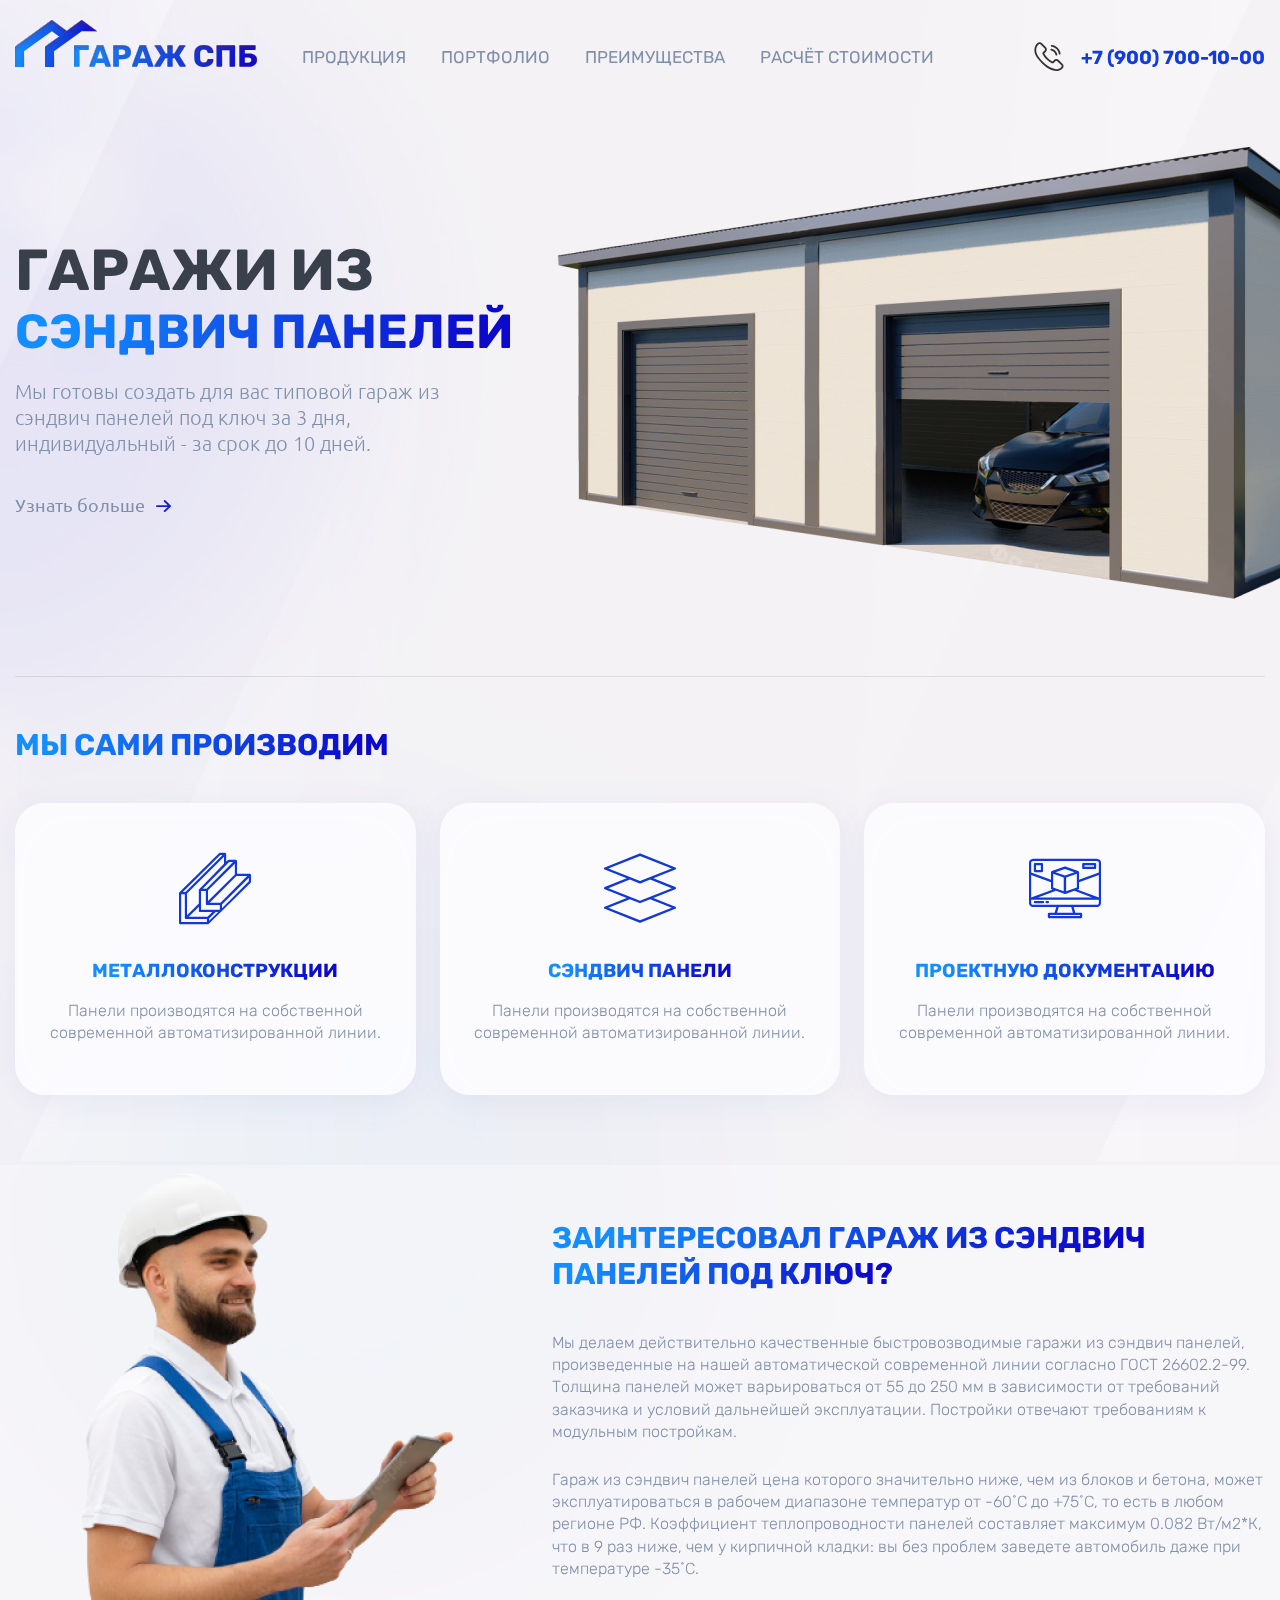
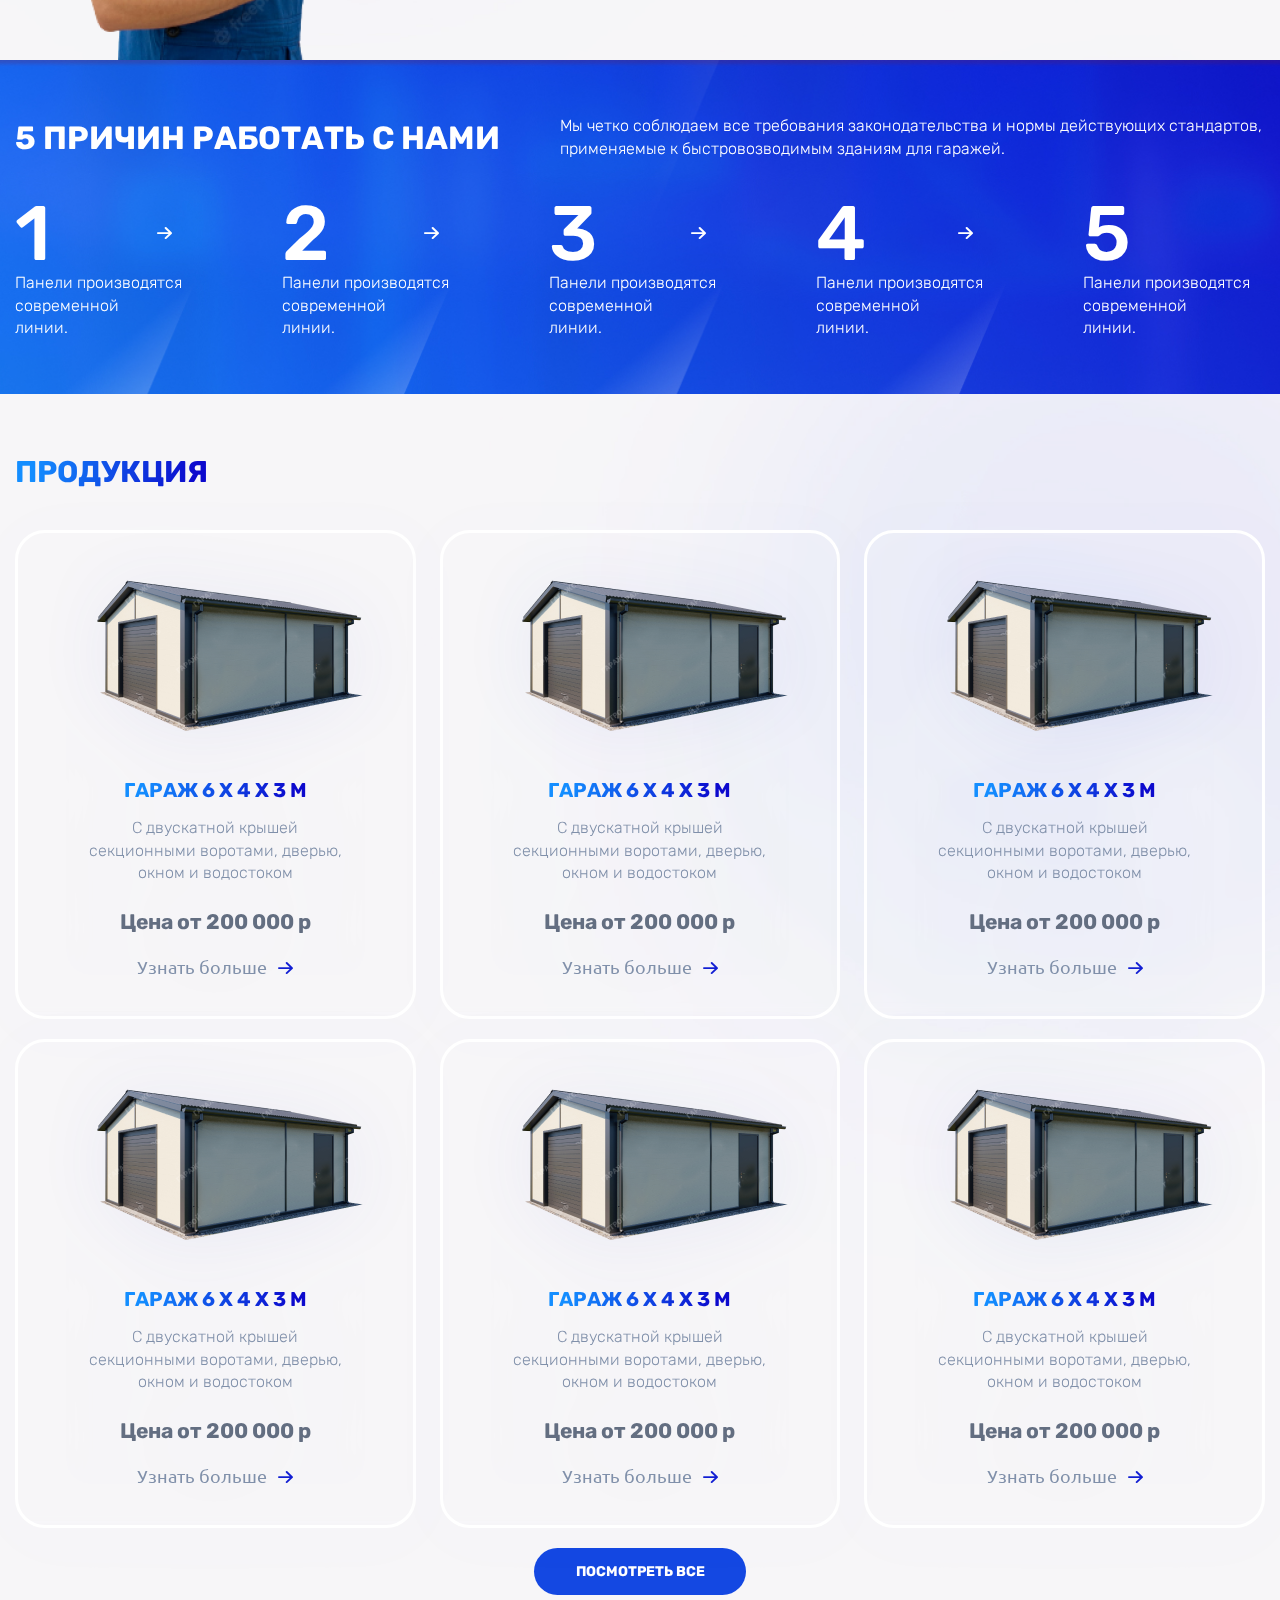
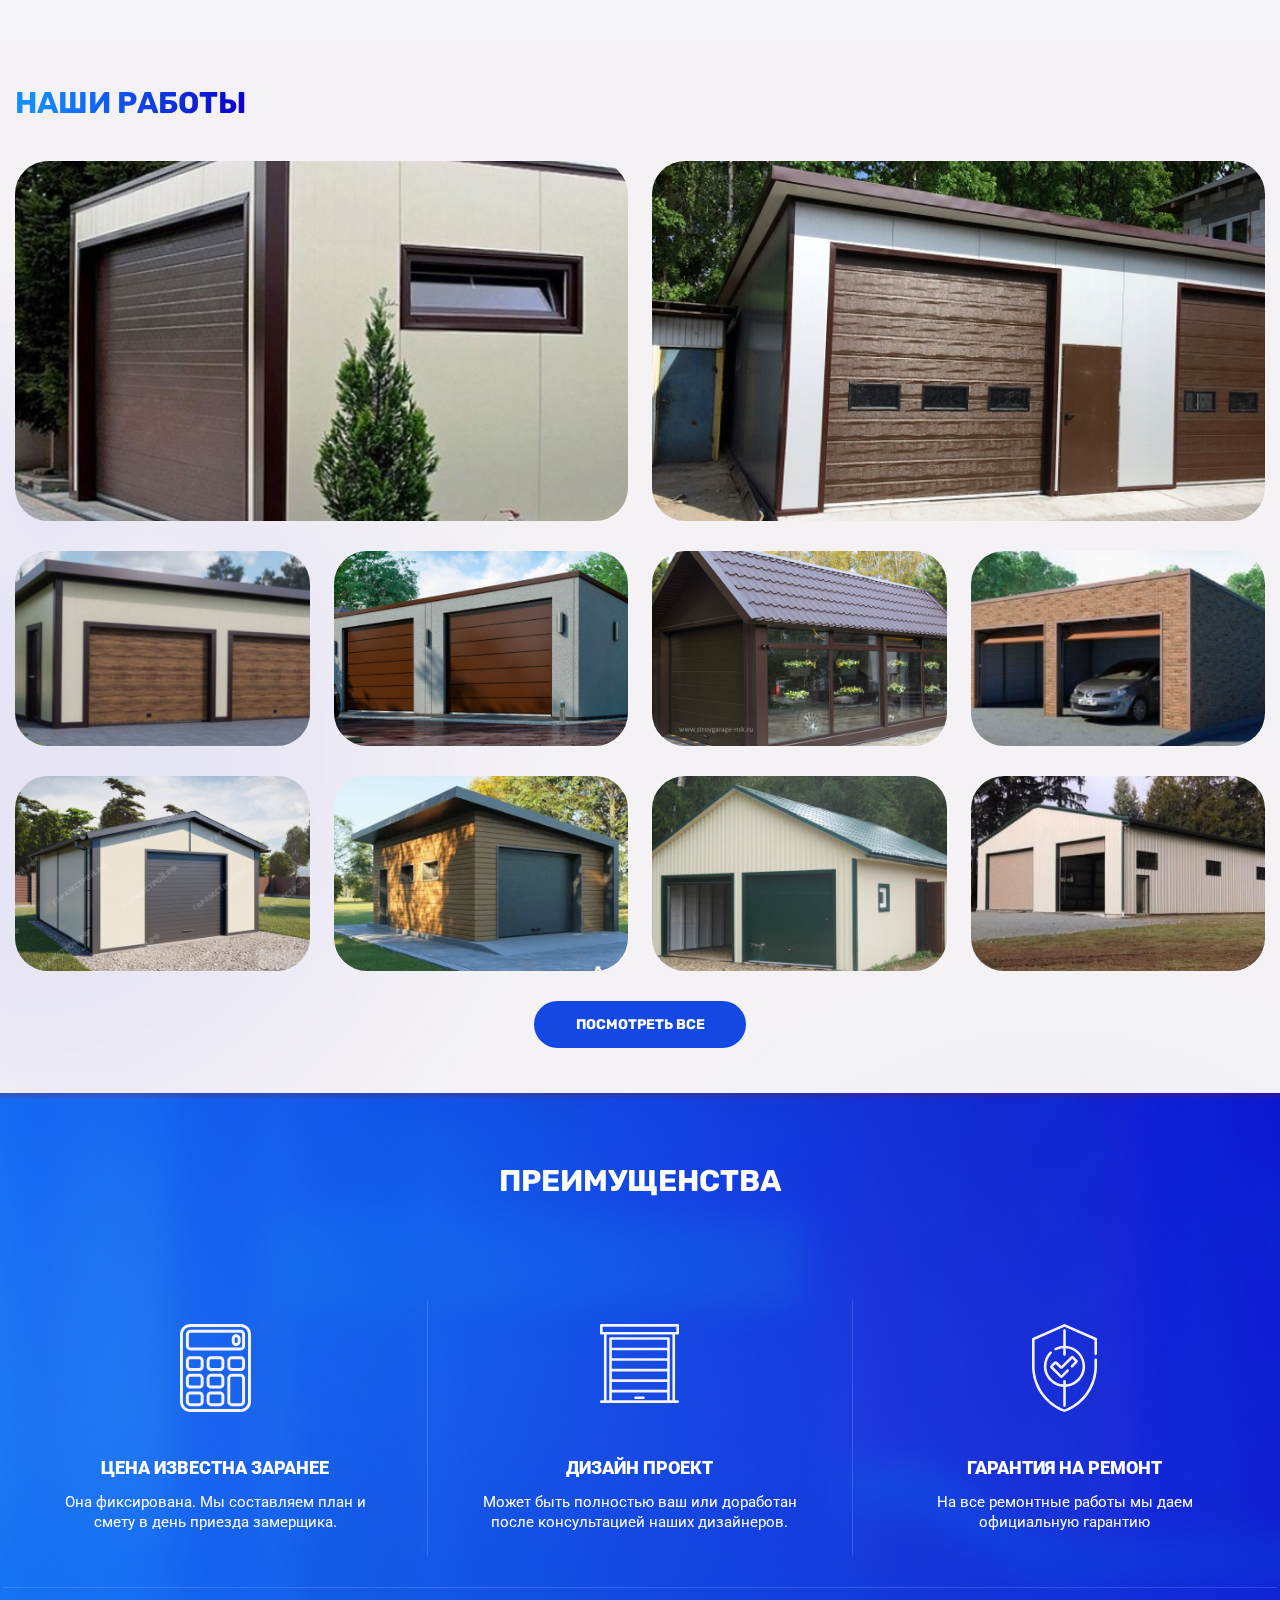
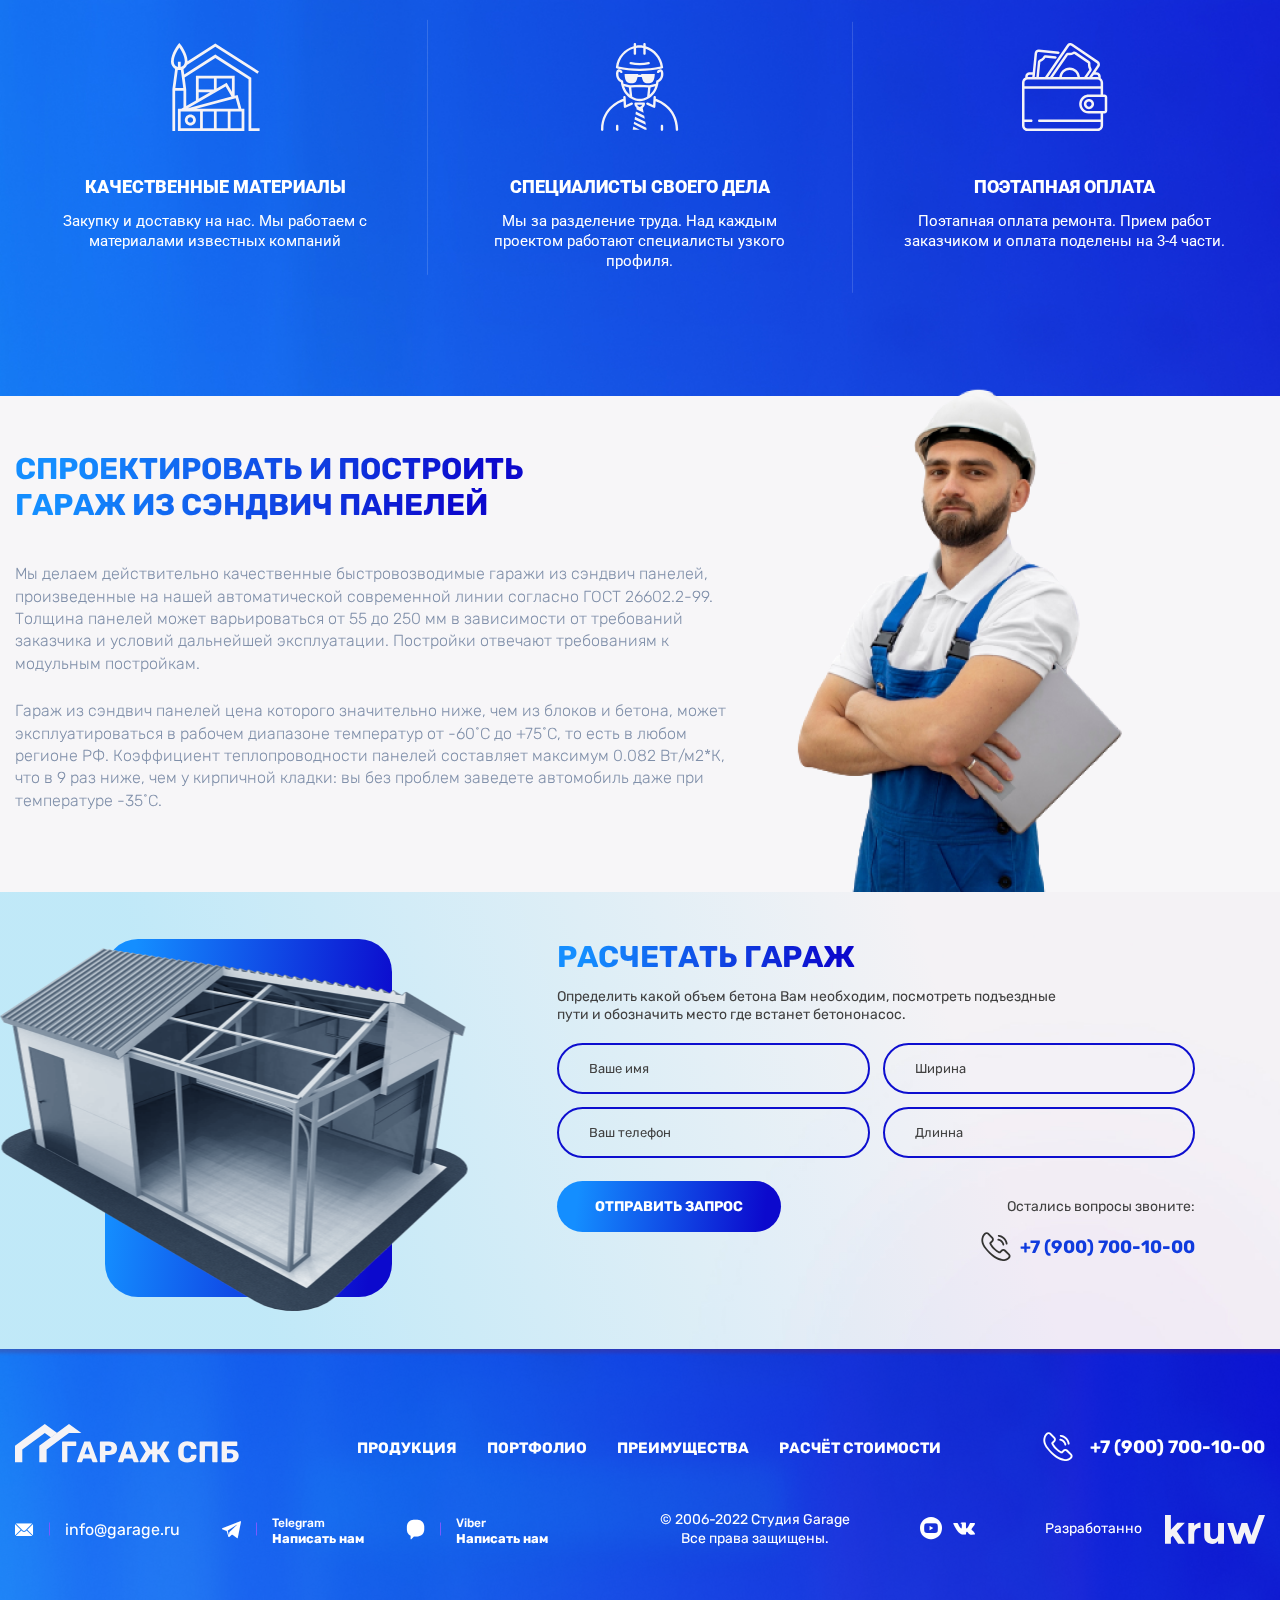
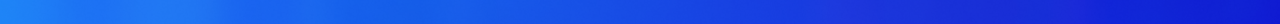
<file: index.html>
<!DOCTYPE html>
<html lang="ru">
<head>

	<meta charset="utf-8">
	<meta http-equiv="X-UA-Compatible" content="IE=edge">
	<meta name="viewport" content="width=device-width, initial-scale=1, maximum-scale=1">
	<meta name="format-detection" content="telephone=no">

	<title>ГАРАЖ СПБ</title>
	<meta property="og:title" content=""/>
	<meta property="og:description" content=""/>
	<meta name="title" content=""/>
	<meta name="description" content=""/>
	<link href=fav.svg rel=”shortcut icon” type=”image/x-icon”>
	<link rel="shortcut icon" href="#">
	<link rel="shortcut icon" href="images/fav.svg" type="image/svg"/>
	<link href="css/bootstrap-grid.css" rel="stylesheet">
	<link href="css/style.css" rel="stylesheet">


</head>
<body>


<div class="b-container">
	<!-- begin b-header -->
	<header class="b-header">
		<div class="container d-flex justify-content-between align-items-start">
			<a href="#" class="b-logo">
				<img src="images/logo.svg" alt="">
			</a>
			<div class="b-header__right d-flex justify-content-between align-items-center">
				<nav class="b-nav">
					<ul>
						<li><a href="#b-products">ПРОДУКЦИЯ</a></li>
						<li><a href="#gallery">ПОРТФОЛИО</a></li>
						<li><a href="#sect2">ПРЕИМУЩЕСТВА</a></li>
						<li><a href="#calc">расчёт стоимости</a></li>
					</ul>
				</nav>
				<a href="tel:+7 (900) 700-10-00" class="b-phone">+7 (900) 700-10-00</a>
			</div>
			<div class="b-mobile">
				<div class="menu-icon">
					<div class="menu-icon__wrapper">
                        <span class="b-menu__icon">
                            <i class="b-menu__line b-menu__line_1"></i>
                            <i class="b-menu__line b-menu__line_2"></i>
                            <i class="b-menu__line b-menu__line_3"></i>
                        </span>
					</div>
				</div>
			</div>

		</div>
	</header>
	<!-- end b-header -->

	<section class="b-promo">
		<div class="container">
			<div class="b-promo__content">
				<div class="b-promo__left">
					<div class="b-promo__left-title">Гаражи из <div><span>сэндвич панелей</span></div></div>
					<p>Мы готовы создать для вас типовой гараж из сэндвич панелей под ключ за 3 дня, индивидуальный - за срок до 10 дней.</p>
					<button class="b-link modal-link" data-modal-id="1">Узнать больше</button>
				</div>
				<div class="b-promo__right">
					<img src="images/promo.png" alt="">
				</div>
			</div>
		</div>
	</section>


	<section class="b-production" id="b-production">
		<div class="container">
			<div class="b-title"><span>Мы сами производим</span></div>
			<div class="row">
				<div class="col-xl-4 col-lg-4 col-md-4 col-sm-6">
					<div class="b-production__item">
						<div class="b-production__item-wrap">
							<div class="b-production__item-icon icon-p1"></div>
							<div class="b-production__item-name"><span>металлоконструкции</span></div>
							<p>Панели производятся на собственной современной автоматизированной линии.</p>
						</div>
					</div>
				</div>
				<div class="col-xl-4 col-lg-4 col-md-4 col-sm-6">
					<div class="b-production__item">
						<div class="b-production__item-wrap">
							<div class="b-production__item-icon icon-p2"></div>
							<div class="b-production__item-name"><span>сэндвич панели</span></div>
							<p>Панели производятся на собственной современной автоматизированной линии.</p>
						</div>
					</div>
				</div>
				<div class="col-xl-4 col-lg-4 col-md-4 col-sm-6">
					<div class="b-production__item">
						<div class="b-production__item-wrap">
							<div class="b-production__item-icon icon-p3"></div>
							<div class="b-production__item-name"><span>проектную документацию</span></div>
							<p>Панели производятся на собственной современной автоматизированной линии.</p>
						</div>
					</div>
				</div>
			</div>
		</div>
	</section>

	<section class="b-block">
		<div class="container d-flex justify-content-between align-content-end">
			<div class="b-block__img">
				<img src="images/man.png" alt="">
			</div>
			<div class="b-block__text">
				<div class="b-block__text-wrap">
					<div class="b-title"><span>Заинтересовал гараж из сэндвич</span> <div><span>панелей под ключ?</span></div></div>
					<p>Мы делаем действительно качественные быстровозводимые гаражи из сэндвич панелей, произведенные на нашей автоматической современной линии согласно ГОСТ 26602.2-99. Толщина панелей может варьироваться от 55 до 250 мм в зависимости от требований заказчика и условий дальнейшей эксплуатации. Постройки отвечают требованиям к модульным постройкам. </p>
					<p>Гараж из сэндвич панелей цена которого значительно ниже, чем из блоков и бетона, может эксплуатироваться в рабочем диапазоне температур от -60˚С до +75˚С, то есть в любом регионе РФ. Коэффициент теплопроводности панелей составляет максимум 0.082 Вт/м2*К, что в 9 раз ниже, чем у кирпичной кладки: вы без проблем заведете автомобиль даже при температуре -35˚С.</p>
				</div>
			</div>
		</div>
	</section>

	<section class="b-cause">
		<div class="container">
			<div class="b-cause__top">
				<div class="b-title">5 ПРИЧИН РАБОТАТЬ С НАМИ</div>
				<div class="b-cause__top-text">
					<p>Мы четко соблюдаем все требования законодательства и нормы действующих стандартов,
						применяемые к быстровозводимым зданиям для гаражей.</p>
				</div>
			</div>
			<div class="b-cause__row">
				<div class="b-cause__row-item">
					<div class="b-cause__row-top">
						<div class="b-cause__row-number">1</div>
						<i class="icon-i-arrow-right"></i>
					</div>
					<p>Панели производятся<br/>
						современной<br/>
						линии.</p>
				</div>
				<div class="b-cause__row-item">
					<div class="b-cause__row-top">
						<div class="b-cause__row-number">2</div>
						<i class="icon-i-arrow-right"></i>
					</div>
					<p>Панели производятся<br/>
						современной<br/>
						линии.</p>
				</div>
				<div class="b-cause__row-item">
					<div class="b-cause__row-top">
						<div class="b-cause__row-number">3</div>
						<i class="icon-i-arrow-right"></i>
					</div>
					<p>Панели производятся<br/>
						современной<br/>
						линии.</p>
				</div>
				<div class="b-cause__row-item">
					<div class="b-cause__row-top">
						<div class="b-cause__row-number">4</div>
						<i class="icon-i-arrow-right"></i>
					</div>
					<p>Панели производятся<br/>
						современной<br/>
						линии.</p>
				</div>
				<div class="b-cause__row-item">
					<div class="b-cause__row-top">
						<div class="b-cause__row-number">5</div>
						<i class="icon-i-arrow-right"></i>
					</div>
					<p>Панели производятся<br/>
						современной<br/>
						линии.</p>
				</div>
			</div>
		</div>
	</section>

	<section class="b-products" id="b-products">
		<div class="container">
			<div class="b-title"><span>Продукция</span></div>
			<div class="row">
				<div class="b-product__col col-xl-4 col-lg-4 col-md-4 col-sm-6">
					<div class="b-product">
						<div class="b-product__img">
							<img src="images/img.png" alt="">
						</div>
						<div class="b-product__wrap">
							<div class="b-product__wrap-top">
								<div class="b-product__name"><span>Гараж 6 x 4 x 3 м</span></div>
								<p>С двускатной крышей секционными воротами, дверью, окном и водостоком</p>
							</div>
							<div class="b-product__wrap-bottom">
								<div class="b-product__price">Цена  от 200 000 р</div>
								<button class="b-link modal-link" data-modal-id="1">Узнать больше</button>
							</div>
						</div>
					</div>
				</div>
				<div class="b-product__col col-xl-4 col-lg-4 col-md-4 col-sm-6">
					<div class="b-product">
						<div class="b-product__img">
							<img src="images/img.png" alt="">
						</div>
						<div class="b-product__wrap">
							<div class="b-product__wrap-top">
								<div class="b-product__name"><span>Гараж 6 x 4 x 3 м</span></div>
								<p>С двускатной крышей секционными воротами, дверью, окном и водостоком</p>
							</div>
							<div class="b-product__wrap-bottom">
								<div class="b-product__price">Цена  от 200 000 р</div>
								<button class="b-link modal-link" data-modal-id="1">Узнать больше</button>
							</div>
						</div>
					</div>
				</div>
				<div class="b-product__col col-xl-4 col-lg-4 col-md-4 col-sm-6">
					<div class="b-product">
						<div class="b-product__img">
							<img src="images/img.png" alt="">
						</div>
						<div class="b-product__wrap">
							<div class="b-product__wrap-top">
								<div class="b-product__name"><span>Гараж 6 x 4 x 3 м</span></div>
								<p>С двускатной крышей секционными воротами, дверью, окном и водостоком</p>
							</div>
							<div class="b-product__wrap-bottom">
								<div class="b-product__price">Цена  от 200 000 р</div>
								<button class="b-link modal-link" data-modal-id="1">Узнать больше</button>
							</div>
						</div>
					</div>
				</div>
				<div class="b-product__col col-xl-4 col-lg-4 col-md-4 col-sm-6">
					<div class="b-product">
						<div class="b-product__img">
							<img src="images/img.png" alt="">
						</div>
						<div class="b-product__wrap">
							<div class="b-product__wrap-top">
								<div class="b-product__name"><span>Гараж 6 x 4 x 3 м</span></div>
								<p>С двускатной крышей секционными воротами, дверью, окном и водостоком</p>
							</div>
							<div class="b-product__wrap-bottom">
								<div class="b-product__price">Цена  от 200 000 р</div>
								<button class="b-link modal-link" data-modal-id="1">Узнать больше</button>
							</div>
						</div>
					</div>
				</div>
				<div class="b-product__col col-xl-4 col-lg-4 col-md-4 col-sm-6">
					<div class="b-product">
						<div class="b-product__img">
							<img src="images/img.png" alt="">
						</div>
						<div class="b-product__wrap">
							<div class="b-product__wrap-top">
								<div class="b-product__name"><span>Гараж 6 x 4 x 3 м</span></div>
								<p>С двускатной крышей секционными воротами, дверью, окном и водостоком</p>
							</div>
							<div class="b-product__wrap-bottom">
								<div class="b-product__price">Цена  от 200 000 р</div>
								<button class="b-link modal-link" data-modal-id="1">Узнать больше</button>
							</div>
						</div>
					</div>
				</div>
				<div class="b-product__col col-xl-4 col-lg-4 col-md-4 col-sm-6">
					<div class="b-product">
						<div class="b-product__img">
							<img src="images/img.png" alt="">
						</div>
						<div class="b-product__wrap">
							<div class="b-product__wrap-top">
								<div class="b-product__name"><span>Гараж 6 x 4 x 3 м</span></div>
								<p>С двускатной крышей секционными воротами, дверью, окном и водостоком</p>
							</div>
							<div class="b-product__wrap-bottom">
								<div class="b-product__price">Цена  от 200 000 р</div>
								<button class="b-link modal-link" data-modal-id="1">Узнать больше</button>
							</div>
						</div>
					</div>
				</div>
			</div>
			<div class="hide-block">
				<div class="row">
					<div class="b-product__col col-xl-4 col-lg-4 col-md-4 col-sm-6">
						<div class="b-product">
							<div class="b-product__img">
								<img src="images/img.png" alt="">
							</div>
							<div class="b-product__wrap">
								<div class="b-product__wrap-top">
									<div class="b-product__name"><span>Гараж 6 x 4 x 3 м</span></div>
									<p>С двускатной крышей секционными воротами, дверью, окном и водостоком</p>
								</div>
								<div class="b-product__wrap-bottom">
									<div class="b-product__price">Цена  от 200 000 р</div>
									<button class="b-link modal-link" data-modal-id="1">Узнать больше</button>
								</div>
							</div>
						</div>
					</div>
					<div class="b-product__col col-xl-4 col-lg-4 col-md-4 col-sm-6">
						<div class="b-product">
							<div class="b-product__img">
								<img src="images/img.png" alt="">
							</div>
							<div class="b-product__wrap">
								<div class="b-product__wrap-top">
									<div class="b-product__name"><span>Гараж 6 x 4 x 3 м</span></div>
									<p>С двускатной крышей секционными воротами, дверью, окном и водостоком</p>
								</div>
								<div class="b-product__wrap-bottom">
									<div class="b-product__price">Цена  от 200 000 р</div>
									<button class="b-link modal-link" data-modal-id="1">Узнать больше</button>
								</div>
							</div>
						</div>
					</div>
					<div class="b-product__col col-xl-4 col-lg-4 col-md-4 col-sm-6">
						<div class="b-product">
							<div class="b-product__img">
								<img src="images/img.png" alt="">
							</div>
							<div class="b-product__wrap">
								<div class="b-product__wrap-top">
									<div class="b-product__name"><span>Гараж 6 x 4 x 3 м</span></div>
									<p>С двускатной крышей секционными воротами, дверью, окном и водостоком</p>
								</div>
								<div class="b-product__wrap-bottom">
									<div class="b-product__price">Цена  от 200 000 р</div>
									<button class="b-link modal-link" data-modal-id="1">Узнать больше</button>
								</div>
							</div>
						</div>
					</div>
					<div class="b-product__col col-xl-4 col-lg-4 col-md-4 col-sm-6">
						<div class="b-product">
							<div class="b-product__img">
								<img src="images/img.png" alt="">
							</div>
							<div class="b-product__wrap">
								<div class="b-product__wrap-top">
									<div class="b-product__name"><span>Гараж 6 x 4 x 3 м</span></div>
									<p>С двускатной крышей секционными воротами, дверью, окном и водостоком</p>
								</div>
								<div class="b-product__wrap-bottom">
									<div class="b-product__price">Цена  от 200 000 р</div>
									<button class="b-link modal-link" data-modal-id="1">Узнать больше</button>
								</div>
							</div>
						</div>
					</div>
					<div class="b-product__col col-xl-4 col-lg-4 col-md-4 col-sm-6">
						<div class="b-product">
							<div class="b-product__img">
								<img src="images/img.png" alt="">
							</div>
							<div class="b-product__wrap">
								<div class="b-product__wrap-top">
									<div class="b-product__name"><span>Гараж 6 x 4 x 3 м</span></div>
									<p>С двускатной крышей секционными воротами, дверью, окном и водостоком</p>
								</div>
								<div class="b-product__wrap-bottom">
									<div class="b-product__price">Цена  от 200 000 р</div>
									<button class="b-link modal-link" data-modal-id="1">Узнать больше</button>
								</div>
							</div>
						</div>
					</div>
					<div class="b-product__col col-xl-4 col-lg-4 col-md-4 col-sm-6">
						<div class="b-product">
							<div class="b-product__img">
								<img src="images/img.png" alt="">
							</div>
							<div class="b-product__wrap">
								<div class="b-product__wrap-top">
									<div class="b-product__name"><span>Гараж 6 x 4 x 3 м</span></div>
									<p>С двускатной крышей секционными воротами, дверью, окном и водостоком</p>
								</div>
								<div class="b-product__wrap-bottom">
									<div class="b-product__price">Цена  от 200 000 р</div>
									<button class="b-link modal-link" data-modal-id="1">Узнать больше</button>
								</div>
							</div>
						</div>
					</div>
				</div>
			</div>
			<div class="row">
				<div class="col-xl d-flex justify-content-center align-items-center">
					<button class="btn-blue show-block"><span>Посмотреть все</span></button>
				</div>
			</div>
		</div>
	</section>

	<section id="gallery" class="b-gallery">
		<div class="container">
			<div class="b-title"><span>Наши работы</span></div>
			<div class="row">
				<div class="b-gallery__col col-xl-6 col-lg-6 col-md-6 col-sm-6">
					<a data-fancybox="images" href="images/foto.jpg">
						<img src="images/foto.jpg" alt="">
					</a>
				</div>
				<div class="b-gallery__col col-xl-6 col-lg-6 col-md-6 col-sm-6">
					<a data-fancybox="images" href="images/foto2.jpg">
						<img src="images/foto2.jpg" alt="">
					</a>
				</div>
				<div class="b-gallery__col b-gallery__col_sm col-xl-3 col-lg-3 col-md-4 col-sm-6">
					<a data-fancybox="images" href="images/foto3.jpg">
						<img src="images/foto3.jpg" alt="">
					</a>
				</div>
				<div class="b-gallery__col b-gallery__col_sm col-xl-3 col-lg-3 col-md-4 col-sm-6">
					<a data-fancybox="images" href="images/foto4.jpg">
						<img src="images/foto4.jpg" alt="">
					</a>
				</div>
				<div class="b-gallery__col b-gallery__col_sm col-xl-3 col-lg-3 col-md-4 col-sm-6">
					<a data-fancybox="images" href="images/foto5.jpg">
						<img src="images/foto5.jpg" alt="">
					</a>
				</div>
				<div class="b-gallery__col b-gallery__col_sm col-xl-3 col-lg-3 col-md-4 col-sm-6">
					<a data-fancybox="images" href="images/foto6.jpg">
						<img src="images/foto6.jpg" alt="">
					</a>
				</div>
				<div class="b-gallery__col b-gallery__col_sm col-xl-3 col-lg-3 col-md-4 col-sm-6">
					<a data-fancybox="images" href="images/foto7.jpg">
						<img src="images/foto7.jpg" alt="">
					</a>
				</div>
				<div class="b-gallery__col b-gallery__col_sm col-xl-3 col-lg-3 col-md-4 col-sm-6">
					<a data-fancybox="images" href="images/foto8.jpg">
						<img src="images/foto8.jpg" alt="">
					</a>
				</div>
				<div class="b-gallery__col b-gallery__col_sm col-xl-3 col-lg-3 col-md-4 col-sm-6">
					<a data-fancybox="images" href="images/foto9.jpg">
						<img src="images/foto9.jpg" alt="">
					</a>
				</div>
				<div class="b-gallery__col b-gallery__col_sm col-xl-3 col-lg-3 col-md-4 col-sm-6">
					<a data-fancybox="images" href="images/foto10.jpg">
						<img src="images/foto10.jpg" alt="">
					</a>
				</div>
			</div>
			<div class="hide-block">
				<div class="row">
					<div class="b-gallery__col b-gallery__col_sm col-xl-3 col-lg-3 col-md-4 col-sm-6">
						<a data-fancybox="images" href="images/foto3.jpg">
							<img src="images/foto3.jpg" alt="">
						</a>
					</div>
					<div class="b-gallery__col b-gallery__col_sm col-xl-3 col-lg-3 col-md-4 col-sm-6">
						<a data-fancybox="images" href="images/foto4.jpg">
							<img src="images/foto4.jpg" alt="">
						</a>
					</div>
					<div class="b-gallery__col b-gallery__col_sm col-xl-3 col-lg-3 col-md-4 col-sm-6">
						<a data-fancybox="images" href="images/foto5.jpg">
							<img src="images/foto5.jpg" alt="">
						</a>
					</div>
					<div class="b-gallery__col b-gallery__col_sm col-xl-3 col-lg-3 col-md-4 col-sm-6">
						<a data-fancybox="images" href="images/foto6.jpg">
							<img src="images/foto6.jpg" alt="">
						</a>
					</div>
					<div class="b-gallery__col b-gallery__col_sm col-xl-3 col-lg-3 col-md-4 col-sm-6">
						<a data-fancybox="images" href="images/foto7.jpg">
							<img src="images/foto7.jpg" alt="">
						</a>
					</div>
					<div class="b-gallery__col b-gallery__col_sm col-xl-3 col-lg-3 col-md-4 col-sm-6">
						<a data-fancybox="images" href="images/foto8.jpg">
							<img src="images/foto8.jpg" alt="">
						</a>
					</div>
					<div class="b-gallery__col b-gallery__col_sm col-xl-3 col-lg-3 col-md-4 col-sm-6">
						<a data-fancybox="images" href="images/foto9.jpg">
							<img src="images/foto9.jpg" alt="">
						</a>
					</div>
					<div class="b-gallery__col b-gallery__col_sm col-xl-3 col-lg-3 col-md-4 col-sm-6">
						<a data-fancybox="images" href="images/foto10.jpg">
							<img src="images/foto10.jpg" alt="">
						</a>
					</div>
				</div>
			</div>
			<div class="row">
				<div class="col-xl d-flex justify-content-center align-items-center">
					<button class="btn-blue show-block"><span>Посмотреть все</span></button>
				</div>
			</div>
		</div>
	</section>

	<section class="b-advantages" id="sect2">
		<div class="container">
			<div class="b-title">Преимущенства</div>
			<div class="row">
				<div class="col-xl-4 col-lg-4 col-md-4 col-sm-6">
					<div class="b-advantages__item">
						<div class="b-advantages__item-img">
							<img src="images/a1.svg" alt="">
						</div>
						<div class="b-advantages__text">
							<b>Цена известна заранее</b>
							<p>Она фиксирована. Мы составляем план и смету в день приезда замерщика.</p>
						</div>
					</div>
				</div>
				<div class="col-xl-4 col-lg-4 col-md-4 col-sm-6">
					<div class="b-advantages__item">
						<div class="b-advantages__item-img">
							<img src="images/a2.svg" alt="">
						</div>
						<div class="b-advantages__text">
							<b>Дизайн проект</b>
							<p>Может быть полностью ваш или доработан после консультацией наших дизайнеров.</p>
						</div>
					</div>
				</div>
				<div class="col-xl-4 col-lg-4 col-md-4 col-sm-6">
					<div class="b-advantages__item">
						<div class="b-advantages__item-img">
							<img src="images/a3.svg" alt="">
						</div>
						<div class="b-advantages__text">
							<b>Гарантия на ремонт</b>
							<p>На все ремонтные работы мы даем официальную гарантию
							</p>
						</div>
					</div>
				</div>
				<div class="col-xl-4 col-lg-4 col-md-4 col-sm-6">
					<div class="b-advantages__item">
						<div class="b-advantages__item-img">
							<img src="images/a4.svg" alt="">
						</div>
						<div class="b-advantages__text">
							<b>Качественные материалы</b>
							<p>Закупку и доставку на нас. Мы работаем с материалами известных компаний</p>
						</div>
					</div>
				</div>
				<div class="col-xl-4 col-lg-4 col-md-4 col-sm-6">
					<div class="b-advantages__item">
						<div class="b-advantages__item-img">
							<img src="images/a5.svg" alt="">
						</div>
						<div class="b-advantages__text">
							<b>Специалисты своего дела</b>
							<p>Мы за разделение труда. Над каждым проектом работают специалисты узкого профиля.</p>
						</div>
					</div>
				</div>
				<div class="col-xl-4 col-lg-4 col-md-4 col-sm-6">
					<div class="b-advantages__item">
						<div class="b-advantages__item-img">
							<img src="images/a6.svg" alt="">
						</div>
						<div class="b-advantages__text">
							<b>Поэтапная оплата</b>
							<p>Поэтапная оплата ремонта. Прием работ заказчиком и оплата поделены на 3-4 части.</p>
						</div>
					</div>
				</div>
			</div>
		</div>
	</section>

	<section class="b-block">
		<div class="container d-flex justify-content-between align-content-end flex-row-reverse">
			<div class="b-block__img">
				<img src="images/man2.png" alt="">
			</div>
			<div class="b-block__text">
				<div class="b-block__text-wrap">
					<div class="b-title"><span>Спроектировать и построить</span> <div><span>гараж из сэндвич панелей</span></div></div>
					<p>Мы делаем действительно качественные быстровозводимые гаражи из сэндвич панелей, произведенные на нашей автоматической современной линии согласно ГОСТ 26602.2-99. Толщина панелей может варьироваться от 55 до 250 мм в зависимости от требований заказчика и условий дальнейшей эксплуатации. Постройки отвечают требованиям к модульным постройкам. </p>
					<p>Гараж из сэндвич панелей цена которого значительно ниже, чем из блоков и бетона, может эксплуатироваться в рабочем диапазоне температур от -60˚С до +75˚С, то есть в любом регионе РФ. Коэффициент теплопроводности панелей составляет максимум 0.082 Вт/м2*К, что в 9 раз ниже, чем у кирпичной кладки: вы без проблем заведете автомобиль даже при температуре -35˚С.</p>
				</div>
			</div>
		</div>
	</section>


	<section class="b-calculation" id="calc">
		<div class="container">
			<div class="b-calculation__wrapper">
				<div class="b-calculation__left">
					<img src="images/cimg.png" alt="">
				</div>
				<div class="b-calculation__right">
					<div class="b-title"><span>РАСЧЕТАТЬ ГАРАЖ</span></div>
					<p>Определить какой объем бетона Вам необходим, посмотреть подъездные<br/>
						пути и обозначить место  где встанет бетононасос.</p>
					<form action="">
						<div class="calc-row row">
							<div class="calc-col col-xl-6 col-lg-6 col-md-12 col-sm-12">
								<div class="b-input">
									<input class="b-input__text" type="text" placeholder="Ваше имя">
								</div>
								<div class="b-input">
									<input class="b-input__text" type="text" placeholder="Ваш телефон">
								</div>
							</div>
							<div class="calc-col col-xl-6 col-lg-6 col-md-12 col-sm-12">
								<div class="b-input">
									<input class="b-input__text" type="text" placeholder="Ширина">
								</div>
								<div class="b-input">
									<input class="b-input__text" type="text" placeholder="Длинна">
								</div>
							</div>
						</div>
						<div class="b-calculation__right-bottom">
							<button class="btn-blue ripple" type="submit">ОТПРАВИТЬ ЗАПРОС</button>
							<span>Остались вопросы звоните: </span>
							<a href="tel:+7 (900) 700-10-00" class="b-phone">+7 (900) 700-10-00</a>
						</div>
					</form>
				</div>
			</div>
		</div>
	</section>


	<!-- begin b-footer -->
	<footer class="b-footer">
		<div class="container">
			<div class="b-footer__top">
				<a href="#" class="b-footer__logo">
					<img src="images/footer-logo.svg" alt="">
				</a>
				<div class="b-footer__nav">
					<ul>
						<li><a href="#b-products">ПРОДУКЦИЯ</a></li>
						<li><a href="#gallery">ПОРТФОЛИО</a></li>
						<li><a href="#sect2">ПРЕИМУЩЕСТВА</a></li>
						<li><a href="#calc">расчёт стоимости</a></li>
					</ul>
				</div>
				<a href="tel:+7 (900) 700-10-00" class="b-phone">+7 (900) 700-10-00</a>
			</div>
			<div class="b-footer__bottom">
				<div class="b-footer__bottom-left">
					<a href="mailto:info@garage.ru" class="b-footer__item">
						<span class="b-footer__item-icon icon-i-mail"></span>
						<span class="b-footer__item-text">
							info@garage.ru
						</span>
					</a>
					<a href="" class="b-footer__item">
						<span class="b-footer__item-icon icon-i-telegram"></span>
						<span class="b-footer__item-text">
							<i>Telegram</i>
							<p>Написать нам</p>
						</span>
					</a>
					<a href="" class="b-footer__item">
						<span class="b-footer__item-icon icon-i-message"></span>
						<span class="b-footer__item-text">
							<i>Viber</i>
							<p>Написать нам</p>
						</span>
					</a>
				</div>
				<div class="b-copyright">
					© 2006-2022 Студия Garage<br/>
					Все права защищены.
				</div>
				<div class="b-social">
					<ul>
						<li><a href=""><i class="icon-i-youtube"></i></a></li>
						<li><a href=""><i class="icon-i-vk"></i></a></li>
					</ul>
				</div>
				<div class="b-dev">
					<span>Разработанно</span>
					<a href=""><img src="images/kruw.svg" alt=""></a>
				</div>
			</div>
		</div>
	</footer>
	<!-- end b-footer -->

</div>


<!-- Modal -->
<div class="modal-overlay" data-modal-id="1">
	<div class="b-modal">
		<div class="b-modal__top">
			<b>Наш менеджер свяжется с вами в течение 15 минут</b>
			<span>Lorem ipsum dolor sit amet, consectetur adipisicing elit</span>
		</div>
		<div class="b-modal__form">
			<form action="">
				<div class="b-input">
					<div class="b-input__ico"><i class="icon-i-user"></i></div>
					<input type="text" class="b-input__text" placeholder="Ваше имя">
				</div>
				<div class="b-input">
					<div class="b-input__ico"><i class="icon-i-phone-fill"></i></div>
					<input type="text" class="b-input__text" placeholder="Телефон">
				</div>
				<div class="b-checkbox">
					<input type="checkbox" id="a2" name="a1">
					<label for="a2"><span class="icon-checkmark"></span><i>Даю согласие на обработку данных</i></label>
				</div>
				<button class="btn-blue ripple" type="submit">запросить информацию</button>
			</form>
		</div>
	</div>
</div>


<link href="css/responsive.css" rel="stylesheet">
<link href="css/swiper.min.css" rel="stylesheet">
<link href="icomoon/style.css" rel="stylesheet">
<link href="css/jquery.fancybox.min.css" rel="stylesheet">

<script src="js/jquery.min.js"></script>
<script src="js/swiper.min.js"></script>
<script src="js/jquery.fancybox.min.js"></script>
<script src="js/script.js"></script>


</body>
</html>
</file>
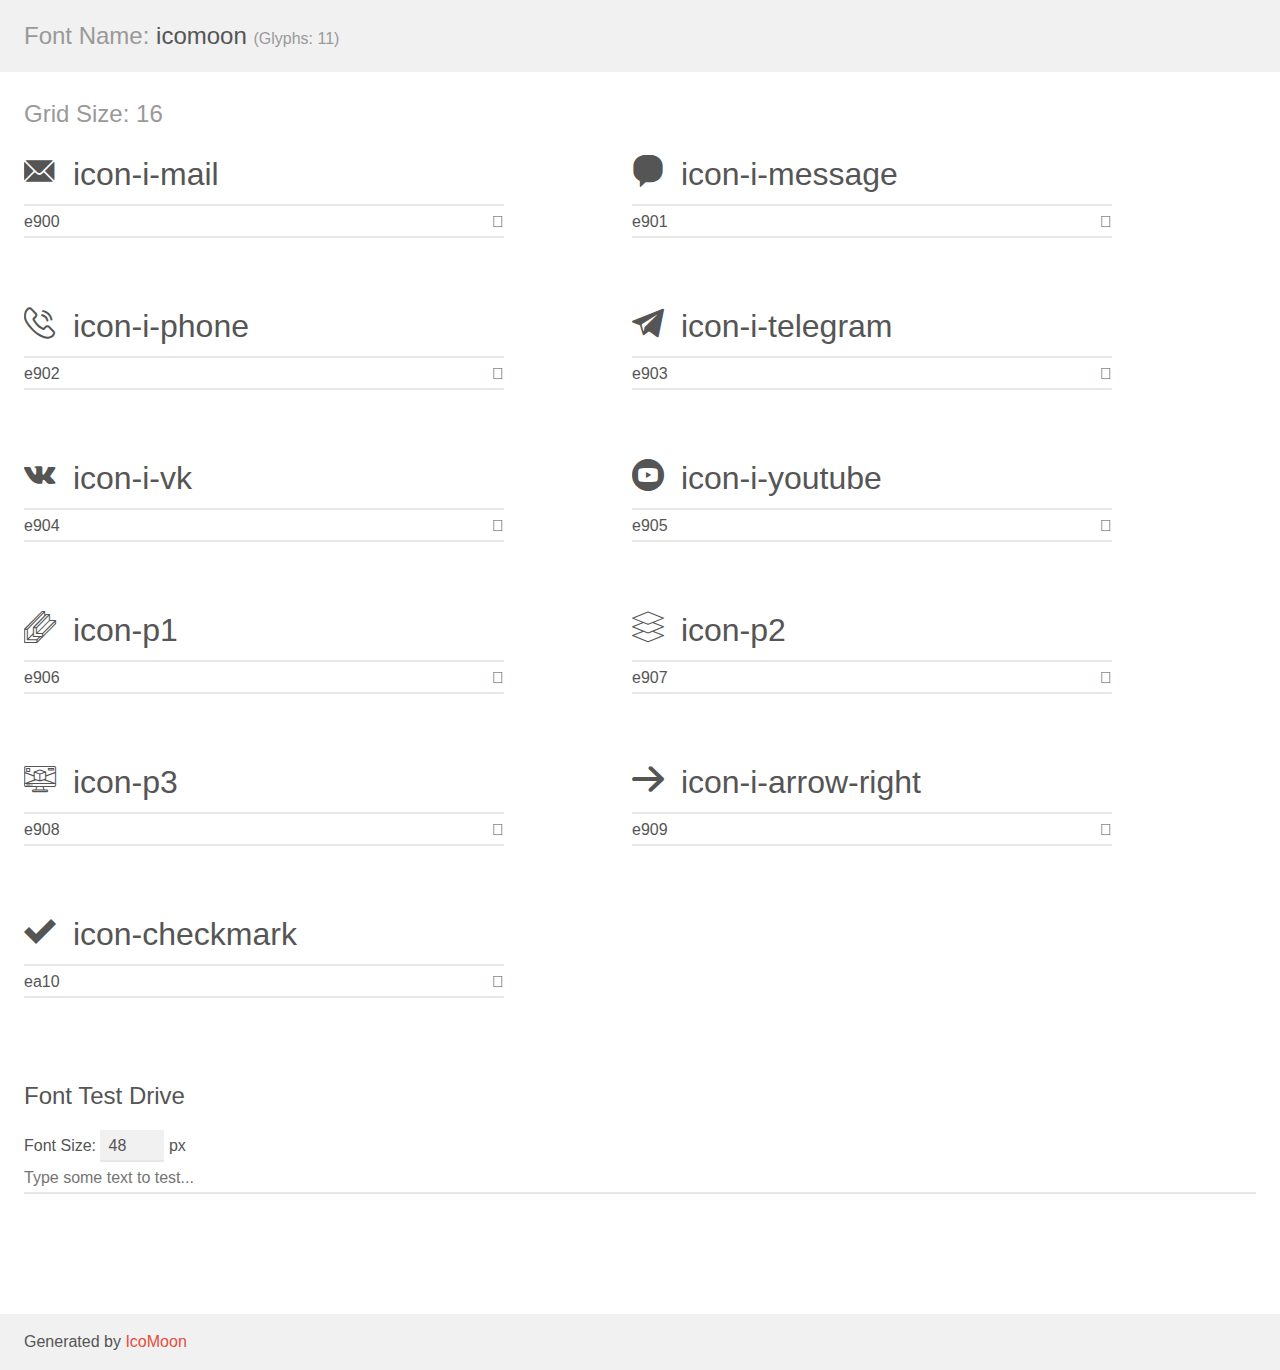
<file: icomoon/demo.html>
<!doctype html>
<html>
<head>
    <meta charset="utf-8">
    <title>IcoMoon Demo</title>
    <meta name="description" content="An Icon Font Generated By IcoMoon.io">
    <meta name="viewport" content="width=device-width, initial-scale=1">
    <link rel="stylesheet" href="demo-files/demo.css">
    <link rel="stylesheet" href="style.css"></head>
<body>
    <div class="bgc1 clearfix">
        <h1 class="mhmm mvm"><span class="fgc1">Font Name:</span> icomoon <small class="fgc1">(Glyphs:&nbsp;11)</small></h1>
    </div>
    <div class="clearfix mhl ptl">
        <h1 class="mvm mtn fgc1">Grid Size: 16</h1>
        <div class="glyph fs1">
            <div class="clearfix bshadow0 pbs">
                <span class="icon-i-mail"></span>
                <span class="mls"> icon-i-mail</span>
            </div>
            <fieldset class="fs0 size1of1 clearfix hidden-false">
                <input type="text" readonly value="e900" class="unit size1of2" />
                <input type="text" maxlength="1" readonly value="&#xe900;" class="unitRight size1of2 talign-right" />
            </fieldset>
            <div class="fs0 bshadow0 clearfix hidden-true">
                <span class="unit pvs fgc1">liga: </span>
                <input type="text" readonly value="" class="liga unitRight" />
            </div>
        </div>
        <div class="glyph fs1">
            <div class="clearfix bshadow0 pbs">
                <span class="icon-i-message"></span>
                <span class="mls"> icon-i-message</span>
            </div>
            <fieldset class="fs0 size1of1 clearfix hidden-false">
                <input type="text" readonly value="e901" class="unit size1of2" />
                <input type="text" maxlength="1" readonly value="&#xe901;" class="unitRight size1of2 talign-right" />
            </fieldset>
            <div class="fs0 bshadow0 clearfix hidden-true">
                <span class="unit pvs fgc1">liga: </span>
                <input type="text" readonly value="" class="liga unitRight" />
            </div>
        </div>
        <div class="glyph fs1">
            <div class="clearfix bshadow0 pbs">
                <span class="icon-i-phone"></span>
                <span class="mls"> icon-i-phone</span>
            </div>
            <fieldset class="fs0 size1of1 clearfix hidden-false">
                <input type="text" readonly value="e902" class="unit size1of2" />
                <input type="text" maxlength="1" readonly value="&#xe902;" class="unitRight size1of2 talign-right" />
            </fieldset>
            <div class="fs0 bshadow0 clearfix hidden-true">
                <span class="unit pvs fgc1">liga: </span>
                <input type="text" readonly value="" class="liga unitRight" />
            </div>
        </div>
        <div class="glyph fs1">
            <div class="clearfix bshadow0 pbs">
                <span class="icon-i-telegram"></span>
                <span class="mls"> icon-i-telegram</span>
            </div>
            <fieldset class="fs0 size1of1 clearfix hidden-false">
                <input type="text" readonly value="e903" class="unit size1of2" />
                <input type="text" maxlength="1" readonly value="&#xe903;" class="unitRight size1of2 talign-right" />
            </fieldset>
            <div class="fs0 bshadow0 clearfix hidden-true">
                <span class="unit pvs fgc1">liga: </span>
                <input type="text" readonly value="" class="liga unitRight" />
            </div>
        </div>
        <div class="glyph fs1">
            <div class="clearfix bshadow0 pbs">
                <span class="icon-i-vk"></span>
                <span class="mls"> icon-i-vk</span>
            </div>
            <fieldset class="fs0 size1of1 clearfix hidden-false">
                <input type="text" readonly value="e904" class="unit size1of2" />
                <input type="text" maxlength="1" readonly value="&#xe904;" class="unitRight size1of2 talign-right" />
            </fieldset>
            <div class="fs0 bshadow0 clearfix hidden-true">
                <span class="unit pvs fgc1">liga: </span>
                <input type="text" readonly value="" class="liga unitRight" />
            </div>
        </div>
        <div class="glyph fs1">
            <div class="clearfix bshadow0 pbs">
                <span class="icon-i-youtube"></span>
                <span class="mls"> icon-i-youtube</span>
            </div>
            <fieldset class="fs0 size1of1 clearfix hidden-false">
                <input type="text" readonly value="e905" class="unit size1of2" />
                <input type="text" maxlength="1" readonly value="&#xe905;" class="unitRight size1of2 talign-right" />
            </fieldset>
            <div class="fs0 bshadow0 clearfix hidden-true">
                <span class="unit pvs fgc1">liga: </span>
                <input type="text" readonly value="" class="liga unitRight" />
            </div>
        </div>
        <div class="glyph fs1">
            <div class="clearfix bshadow0 pbs">
                <span class="icon-p1"></span>
                <span class="mls"> icon-p1</span>
            </div>
            <fieldset class="fs0 size1of1 clearfix hidden-false">
                <input type="text" readonly value="e906" class="unit size1of2" />
                <input type="text" maxlength="1" readonly value="&#xe906;" class="unitRight size1of2 talign-right" />
            </fieldset>
            <div class="fs0 bshadow0 clearfix hidden-true">
                <span class="unit pvs fgc1">liga: </span>
                <input type="text" readonly value="" class="liga unitRight" />
            </div>
        </div>
        <div class="glyph fs1">
            <div class="clearfix bshadow0 pbs">
                <span class="icon-p2"></span>
                <span class="mls"> icon-p2</span>
            </div>
            <fieldset class="fs0 size1of1 clearfix hidden-false">
                <input type="text" readonly value="e907" class="unit size1of2" />
                <input type="text" maxlength="1" readonly value="&#xe907;" class="unitRight size1of2 talign-right" />
            </fieldset>
            <div class="fs0 bshadow0 clearfix hidden-true">
                <span class="unit pvs fgc1">liga: </span>
                <input type="text" readonly value="" class="liga unitRight" />
            </div>
        </div>
        <div class="glyph fs1">
            <div class="clearfix bshadow0 pbs">
                <span class="icon-p3"></span>
                <span class="mls"> icon-p3</span>
            </div>
            <fieldset class="fs0 size1of1 clearfix hidden-false">
                <input type="text" readonly value="e908" class="unit size1of2" />
                <input type="text" maxlength="1" readonly value="&#xe908;" class="unitRight size1of2 talign-right" />
            </fieldset>
            <div class="fs0 bshadow0 clearfix hidden-true">
                <span class="unit pvs fgc1">liga: </span>
                <input type="text" readonly value="" class="liga unitRight" />
            </div>
        </div>
        <div class="glyph fs1">
            <div class="clearfix bshadow0 pbs">
                <span class="icon-i-arrow-right"></span>
                <span class="mls"> icon-i-arrow-right</span>
            </div>
            <fieldset class="fs0 size1of1 clearfix hidden-false">
                <input type="text" readonly value="e909" class="unit size1of2" />
                <input type="text" maxlength="1" readonly value="&#xe909;" class="unitRight size1of2 talign-right" />
            </fieldset>
            <div class="fs0 bshadow0 clearfix hidden-true">
                <span class="unit pvs fgc1">liga: </span>
                <input type="text" readonly value="" class="liga unitRight" />
            </div>
        </div>
        <div class="glyph fs1">
            <div class="clearfix bshadow0 pbs">
                <span class="icon-checkmark"></span>
                <span class="mls"> icon-checkmark</span>
            </div>
            <fieldset class="fs0 size1of1 clearfix hidden-false">
                <input type="text" readonly value="ea10" class="unit size1of2" />
                <input type="text" maxlength="1" readonly value="&#xea10;" class="unitRight size1of2 talign-right" />
            </fieldset>
            <div class="fs0 bshadow0 clearfix hidden-true">
                <span class="unit pvs fgc1">liga: </span>
                <input type="text" readonly value="checkmark, tick" class="liga unitRight" />
            </div>
        </div>
    </div>

    <!--[if gt IE 8]><!-->
    <div class="mhl clearfix mbl">
        <h1>Font Test Drive</h1>
        <label>
            Font Size: <input id="fontSize" type="number" class="textbox0 mbm"
            min="8" value="48" />
            px
        </label>
        <input id="testText" type="text" class="phl size1of1 mvl"
        placeholder="Type some text to test..." value=""/>
        <div id="testDrive" class="icon-" style="font-family: icomoon">&nbsp;
        </div>
    </div>
    <!--<![endif]-->
    <div class="bgc1 clearfix">
        <p class="mhl">Generated by <a href="https://icomoon.io/app">IcoMoon</a></p>
    </div>

    <script src="demo-files/demo.js"></script>
</body>
</html>
</file>
<file: css/style.css>
@import url('https://fonts.googleapis.com/css2?family=Roboto:wght@400;900&family=Rubik:wght@300;400;500;700&family=Ubuntu:wght@300;400&display=swap');
html{
	height: 100%;
	width: 100%;
	margin: 0;
	-webkit-overflow-scrolling:touch;
}
body{
	margin: 0;
	background: rgba(242, 240, 243, 0.9);
	color: #2b3139;
	font-size: 16px;
	line-height: 1.2;
	font-family: 'Rubik', sans-serif;
	width: 100%;
	-webkit-overflow-scrolling: touch;
	min-height: 100%;
	min-width: 320px;
}
h1, h2, h3, h4, h5, h6{
	margin: 0 0 16px 0;
	font-weight: 900;
	color: #2b3139;
	line-height: 1.3;
}
.ubuntu{
	font-family: 'Ubuntu', sans-serif;
}
.roboto{
	font-family: 'Roboto', sans-serif;
}
h1{
	font-size: 36px;
}
h2{
	font-size: 32px;
}
h3{
	font-size: 28px;
}
h4{
	font-size: 26px;
}
h5{
	font-size: 24px;
}
h6{
	font-size: 18px;
}
p {
	font-weight: 300;
	font-size: 16px;
	line-height: 1.4;
	color: #8090AA;
	margin: 0 0 25px 0;
}
strong{
	font-weight: 500;
}
p a{
	text-decoration: underline;
	color: #004394;
}
p a:hover{
	text-decoration: none;
}
p:last-child{
	margin-bottom: 0;
}
img{
	display: block;
	max-width: 100%;
}
a{
	outline: none;
	text-decoration: none;
	font-weight: 500;
	color: #004394;
}
ul , ol{
	padding: 0;
	margin: 0;
	-webkit-box-sizing: border-box;
	-moz-box-sizing: border-box;
	box-sizing: border-box;
}
li{
	list-style: none;
}
ol{
	padding: 0 0 0 20px;
}
ol li{
	list-style: decimal;
}
/* buttons */
button,
input,
optgroup,
select,
textarea {
  font-family: inherit; /* 1 */
  margin: 0; /* 2 */
}
button{
	margin:0;
	padding:0;
	border:none;
	background:none;
	cursor:pointer;
	overflow:visible;
	width:auto;
	outline: none;
	box-shadow: none;
}
button:hover , button:focus , button:active{
	outline: none;
	box-shadow: none;
	text-decoration: none;
}
.btn-blue{
	display: flex;
	justify-content: center;
	align-items: center;
	height: 47px;
	font-weight: 700;
	font-size: 14px;
	line-height: 17px;
	text-transform: uppercase;
	color: #FFFFFF;
	padding: 0 41.2px;
	-webkit-box-sizing: border-box;
	-moz-box-sizing: border-box;
	box-sizing: border-box;
	background: #1448E2;
	border-radius: 33px;
	transition: 0.3s;
	text-decoration: none;
}
.btn-blue:hover{
	text-decoration: none;
	color: #FFFFFF;
	background: #3769fb;
	transition: 0.3s;
}
.btn-blue:active , .btn-blue:focus{
	background: #1f49c3;
	text-decoration: none;
	color: #FFFFFF;
	transition: 0.3s;
}

.b-link{
	display: flex;
	justify-content: flex-start;
	align-items: center;
	font-weight: 400;
	font-size: 18px;
	line-height: 1;
	color: #8090AA;
	font-family: 'Ubuntu', sans-serif;
	text-decoration: none;
	transition: 0.3s;
}
.b-link:after{
	font-family: 'icomoon' !important;
	speak: never;
	font-style: normal;
	font-weight: normal;
	font-variant: normal;
	text-transform: none;
	line-height: 1;
	-webkit-font-smoothing: antialiased;
	-moz-osx-font-smoothing: grayscale;
	content: "\e909";
	display: block;
	font-size: 15px;
	line-height: 1;
	color: #111ED3;
	margin: 2px 0 0 11px;
	transition: 0.3s;
}
.b-link:hover{
	color: #111ED3;
	text-decoration: none;
	transition: 0.3s;
}
.b-link:hover:after{
	transform: translateX(5px);
	transition: 0.3s;
}

.swiper-button-disabled{
	color: gray !important;
	border-color: gray !important;
	pointer-events: none;	
}
/* ripple-effect */
.ripple {
   position: relative;
   overflow: hidden;
}
.ripple-effect {
   display: inline-block;
   position: absolute;
   top: 0;
   left: 0;
   border: 2px solid rgba(255, 255, 255, .3);
   -webkit-border-radius: 50%;
   border-radius: 50%;
   -webkit-animation: ripple 1s ease forwards;
   animation: ripple 1s ease forwards;
   z-index: 3;
}
@-webkit-keyframes ripple {
   0% {
       -webkit-transform: scale(0);
       transform: scale(0);
   }
   100% {
       -webkit-transform: scale(200);
       transform: scale(200);
   }
}
@keyframes ripple {

    0% {
        -webkit-transform: scale(0);
        transform: scale(0);
    }
    100% {
        -webkit-transform: scale(200);
        transform: scale(200);
    }
}


/* inputs */
input{
	outline: none;
	border: none;
}
.b-input{
	position: relative;
	margin: 0 0 13px 0;
}
.b-input__text{
	width: 100%;
	height: 51px;
	border: 2px solid #0D0ECF;
	background: none;
	-webkit-box-sizing: border-box;
	-moz-box-sizing: border-box;
	box-sizing: border-box;
	border-radius: 44px;
	padding: 0 30px;
	font-weight: 400;
	font-size: 13px;
	line-height: 15px;
	color: #414141;
}
.b-input__text::-webkit-input-placeholder{
	font-weight: 400;
	font-size: 13px;
	line-height: 15px;
	color: #414141;
}
.b-input__text:-moz-placeholder{
	font-weight: 400;
	font-size: 13px;
	line-height: 15px;
	color: #414141;
}
textarea{
	width: 100%;
	height: 128px;
	background: #ffffff;
	border-radius: 0px;
	-webkit-box-sizing: border-box;
	-moz-box-sizing: border-box;
	box-sizing: border-box;
	padding: 16px 32px;
	font-weight: 400;
	font-size: 16px;
	line-height: 18px;
	color: #2b3139;
	outline: none;
	resize: none;
}
.b-textarea{
	width: 100%;
	min-height: 70px;
	height: auto;
	max-height: 128px;
}
.b-textarea::-webkit-input-placeholder{
	font-weight: 400;
	font-size: 16px;
	line-height: 18px;
	color: #2b3139;
	opacity: 0.75;
}
.b-textarea:-moz-placeholder{
	font-weight: 400;
	font-size: 16px;
	line-height: 18px;
	color: #2b3139;
	opacity: 0.75;
}

/* checkbox , radio */
.b-checkbox{
	margin: 0 0 24px 0;
}
.b-checkbox:last-child{
	margin-bottom: 0px;
}
.b-checkbox input[type="checkbox"]{
    display: none;
}
.b-checkbox label{
	display: flex;
	justify-content: flex-start;
	align-items: center;
	margin: 0;
	cursor: pointer;
}
.b-checkbox input[type="checkbox"] + label span{
	width: 19px;
	height: 19px;
	border: 1px solid #0D0ECF;
	-webkit-box-sizing: border-box;
	-moz-box-sizing: border-box;
	box-sizing: border-box;
	position: relative;
	margin: 0 12px 0 0;
	flex-shrink: 0;
	color: transparent;
	display: flex;
	justify-content: center;
	align-items: center;
	font-size: 13px;
}
.b-checkbox input[type="checkbox"]:checked + label .icon-checkmark{
	color: #ffffff;
}
.b-checkbox input[type="checkbox"]:checked + label span{
	background: #0D0ECF;
	border-color: #0D0ECF;
}
.b-checkbox label i{
	font-weight: 300;
	font-size: 14px;
	line-height: 1.15;
	color: #333333;
	font-style: normal;
	margin: 1px 0 0 0;
}
/* radio */
.b-radio{
	
}
.b-radio input[type="radio"]{
    display: none;
}
.b-radio input[type="radio"] + label{
	display: flex;
	justify-content: flex-start;
	align-items: center;
	margin: 0;
	background: #EFEFEF;
	box-shadow: 0px 0px 14px rgba(0, 0, 0, 0.1);
	border: 1px solid #CC9EFC;
	-webkit-box-sizing: border-box;
	-moz-box-sizing: border-box;
	box-sizing: border-box;
	border-radius: 45px;
	width: 50px;
	height: 26px;
	position: relative;
}
.b-radio input[type="radio"] + label span{
	position: relative;
	left: 1px;
	background: linear-gradient(134.67deg, #CC9EFC 3.33%, #776AF1 100%);
	box-shadow: 0px 5px 20px rgba(0, 0, 0, 0.1);
	border-radius: 45px;
	width: 22px;
	height: 22px;
	border-radius: 100%;
	transition: 0.3s;
}
.b-radio input[type="radio"]:checked + label span{
	transition: 0.3s;
	left: 99%;
}
.b-radio input[type="radio"] + label i{
	color: #000000;
	font-size: 16px;
	font-weight: 700;
	line-height: 1.5;
	font-style: normal;
	padding: 0;
	-webkit-box-sizing: border-box;
	box-sizing: border-box;
	cursor: pointer;
}

select{
	outline: none;
}
.b-select{
	width: 100%;
	height: 51px;
	border: 2px solid #0D0ECF;
	-webkit-box-sizing: border-box;
	-moz-box-sizing: border-box;
	box-sizing: border-box;
	border-radius: 44px;
	padding: 0 30px;
	font-weight: 400;
	font-size: 13px;
	line-height: 15px;
	color: #414141;
	background: transparent url(../images/svg/select-arrow.svg);
	background-repeat: no-repeat;
	background-position: right 20px center;
	background-size: 9px;
	-webkit-appearance: none;
	-moz-appearance: none;
	text-indent: 0.01px;
	text-overflow: '';
	-ms-appearance: none;
	appearance: none !important;
}
.fancybox-enabled{
	padding: 0 17px 0 0;
	-webkit-box-sizing: border-box;
	-moz-box-sizing: border-box;
	box-sizing: border-box;
}
.fancybox-container{
	z-index: 999999;
}
.b-mobile{
	display: none;
}
.modal-dialog{
	pointer-events: inherit;
}
.modal{
	z-index: 99999999;
}
.slick-slide , .slick-slide:hover , .slick-slide:focus{
	outline: none !important;
}
.p-relative{
	position: relative;
}
.text-transform-none{
	text-transform: none !important;
}
.text-transform-uppercase{
	text-transform: uppercase !important;
}
.text-transform-lowercase{
	text-transform: lowercase !important;
}
.text-transform-capitalize{
	text-transform: capitalize !important;
}
.container{
	max-width: 1320px;
	padding-left: 15px;
	padding-right: 15px;
	-webkit-box-sizing: border-box;
	-moz-box-sizing: border-box;
	box-sizing: border-box;
}
/* End Total css ====*/
.b-container{
	overflow: hidden;
	background: url("../images/promobg.jpg") center top no-repeat;
	background-size: cover;
}
/* -------------- page index -------------- */
.b-header{
	position: absolute;
	top: 0;
	left: 0;
	width: 100%;
	z-index: 50;
	padding: 56px 0 10px 0;
	-webkit-box-sizing: border-box;
	-moz-box-sizing: border-box;
	box-sizing: border-box;
	/*background: rgba(242, 240, 243, 0.9);*/
	transition: 0.3s;
}
.b-header.header-fix{
	position: fixed;
	background: rgba(242, 240, 243, 0.95);
	transition: 0.3s;
	padding: 10px 0;
	transition: 0.3s;
}
.b-logo{
	display: block;
	flex-shrink: 0;
	margin-right: 45px;
}
.b-header__right{
	flex-grow: 1;
	padding: 22px 0 0 0;
	-webkit-box-sizing: border-box;
	-moz-box-sizing: border-box;
	box-sizing: border-box;
}
.b-nav{
}
.b-nav ul{
	display: flex;
	justify-content: flex-start;
	align-items: center;
}
.b-nav ul li:not(:last-child){
	margin-right: 50px;
}
.b-nav ul li a{
	display: block;
	font-weight: 400;
	font-size: 17px;
	line-height: 1;
	text-transform: uppercase;
	color: #8090AA;
	text-decoration: none;
	transition: 0.3s;
}
.b-nav ul li a:hover{
	color: #39404B;
	transition: 0.3s;
}
.b-phone{
	display: flex;
	justify-content: flex-start;
	align-items: center;
	font-weight: 700;
	font-size: 26px;
	line-height: 1;
	text-transform: uppercase;
	color: #103BDE;
	transition: 0.3s;
}
.b-phone:before{
	font-family: 'icomoon' !important;
	speak: never;
	font-style: normal;
	font-weight: normal;
	font-variant: normal;
	text-transform: none;
	line-height: 1;
	-webkit-font-smoothing: antialiased;
	-moz-osx-font-smoothing: grayscale;
	content: "\e902";
	display: block;
	margin-right: 17px;
	font-size: 30px;
	color: #333331;
	transition: 0.3s;
}
.b-phone:hover{
	color: #39404B;
	transition: 0.3s;
}
.b-phone:hover:before{
	color: #103BDE;
	transition: 0.3s;
}
/* -------------- b-promo -------------- */
.b-promo{
	padding: 136px 0 0 0;
	-webkit-box-sizing: border-box;
	-moz-box-sizing: border-box;
	box-sizing: border-box;
}
.b-promo__content{
	display: flex;
	justify-content: space-between;
	align-items: center;
	border-bottom: 1px solid rgba(0, 0, 0, 0.1);
	-webkit-box-sizing: border-box;
	-moz-box-sizing: border-box;
	box-sizing: border-box;
	padding: 0 0 35px 0;
}
.b-promo__left{
	width: 500px;
	flex-shrink: 0;
}
.b-promo__left-title{
	font-weight: 700;
	font-size: 58px;
	line-height: 1;
	text-transform: uppercase;
	color: #39404B;
	margin: 0 0 20px 0;
}
.b-promo__left-title span{
	font-size: 48px;
	background: linear-gradient(96.34deg, #148EFF 9.63%, #0C09CD 92.33%);
	-webkit-background-clip: text;
	-webkit-text-fill-color: transparent;
	background-clip: text;
	text-fill-color: transparent;
}
.b-promo__right img{
	max-width: inherit;
}
.b-promo__left p{
	font-family: 'Ubuntu', sans-serif;
	font-weight: 300;
	font-size: 20px;
	line-height: 1.3;
	color: #8090AA;
	margin: 0 0 40px 0;
}
/* -------------- b-production -------------- */
.b-production{
	padding: 50px 0 70px 0;
	-webkit-box-sizing: border-box;
	-moz-box-sizing: border-box;
	box-sizing: border-box;
}
.b-title{
	font-weight: 700;
	font-size: 34px;
	line-height: 1.2;
	text-transform: uppercase;
	margin: 0 0 40px 0;
}
.b-title span{
	background: linear-gradient(96.34deg, #148EFF 9.63%, #0C09CD 92.33%);
	-webkit-background-clip: text;
	-webkit-text-fill-color: transparent;
	background-clip: text;
	text-fill-color: transparent;
}
.b-production__item{
	background: rgba(252, 252, 255, 0.9);
	box-shadow: 0px 7.08925px 35.4463px rgba(94, 98, 198, 0.08), inset 0px 7.08925px 58.4863px rgba(255, 255, 255, 0.09);
	backdrop-filter: blur(7.08925px);
	border-radius: 30px;
	padding: 50px 45px;
	-webkit-box-sizing: border-box;
	-moz-box-sizing: border-box;
	box-sizing: border-box;
	text-align: center;
	height: 100%;
}
.b-production__item-icon{
	font-size: 72px;
	line-height: 1;
	color: #1138DA;
	margin: 0 0 35px 0;
}
.b-production__item-name{
	margin: 0 0 17px 0;
}
.b-production__item-name span{
	font-weight: 700;
	font-size: 20px;
	line-height: 1.2;
	text-transform: uppercase;
	background: linear-gradient(96.34deg, #148EFF 9.63%, #0C09CD 92.33%);
	-webkit-background-clip: text;
	-webkit-text-fill-color: transparent;
	background-clip: text;
	text-fill-color: transparent;
}
.b-production__item-wrap{
	position: relative;
	z-index: 2;
}
.b-production__item:before{
	position: absolute;
	top: 0;
	left: 0;
	width: 100%;
	height: 100%;
	content: "";
	background: url("../images/pbg.png") center top no-repeat;
	background-size: cover;
	opacity: 0;
	visibility: hidden;
	filter: grayscale(100%);
	border-radius: 30px;
	transition: 0.4s;
}
.b-production__item:hover:before{
	opacity: 1;
	visibility: visible;
	filter: grayscale(0%);
	transition: 0.4s;
}
.b-production__item:hover .b-production__item-name span{
	color: #FBFBFE;
	-webkit-text-fill-color: #FBFBFE;
	text-fill-color: #FBFBFE;
}
.b-production__item:hover p{
	color: #FBFBFE;
}
.b-production__item:hover .b-production__item-icon{
	color: #FBFBFE;
}
/* -------------- b-block -------------- */
.b-block{
	background: rgba(255, 255, 255, 0.3);
	position: relative;
}
.b-block__img{
	flex-shrink: 0;
	margin: 0 0 0 -80px;
	max-height: 456px;
	width: 617px;

}
.b-block__img img{
	max-width: inherit;
	position: absolute;
	bottom: 0;
}
.b-block__text{
	display: flex;
	align-items: center;
	padding: 55px 0 80px 0;
	-webkit-box-sizing: border-box;
	-moz-box-sizing: border-box;
	box-sizing: border-box;
}
.b-block .flex-row-reverse .b-block__img{
	margin: 0 -90px 0 0;
}
/* -------------- b-cause -------------- */
.b-cause{
	background: url("../images/cbg.jpg") center top no-repeat;
	background-size: cover;
	padding: 55px 0;
	-webkit-box-sizing: border-box;
	-moz-box-sizing: border-box;
	box-sizing: border-box;
}
.b-cause__top{
	display: flex;
	justify-content: flex-start;
	align-items: center;
	margin: 0 0 35px 0;
}
.b-cause__top .b-title{
	color: #ffffff;
	font-size: 32px;
	margin: 0 60px 0 0;
	flex-shrink: 0;
}
.b-cause__top p{
	color: #ffffff;
}
.b-cause__row{
	display: flex;
	justify-content: space-between;
	align-items: flex-start;
}
.b-cause__row-item{
	width: 20%;
}
.b-cause__row-item:not(:last-child){
	margin-right: 85px;
}
.b-cause__row-top{
	display: flex;
	justify-content: space-between;
	align-items: center;
	padding-right: 25px;
	-webkit-box-sizing: border-box;
	-moz-box-sizing: border-box;
	box-sizing: border-box;
}
.b-cause__row-number{
	font-weight: 500;
	font-size: 77px;
	line-height: 1;
	color: #FFFFFF;
}
.b-cause__row-top i{
	color: #ffffff;
	font-size: 15px;
	line-height: 1;
}
.b-cause__row-top p{
	font-weight: 300;
	font-size: 16px;
	line-height: 1.2;
	color: #FFFFFF;
}
.b-cause__row-item p{
	color: #ffffff;
}
.b-cause__row-item:last-child .b-cause__row-top i{
	display: none;
}
/* -------------- b-products -------------- */
.b-products{
	padding: 60px 0 45px 0;
	-webkit-box-sizing: border-box;
	-moz-box-sizing: border-box;
	box-sizing: border-box;
	background: rgba(255, 255, 255, 0.3);
}
.b-product{
	border: 3px solid #FFFFFF;
	box-sizing: border-box;
	box-shadow: inset 0px 7.08925px 58.4863px rgba(255, 255, 255, 0.09);
	filter: drop-shadow(0px 7.08925px 35.4463px rgba(94, 98, 198, 0.08));
	backdrop-filter: blur(7.08925px);
	-webkit-box-sizing: border-box;
	-moz-box-sizing: border-box;
	box-sizing: border-box;
	border-radius: 30px;
	height: 100%;
	display: flex;
	flex-direction: column;
}
.b-product__col{
	margin-bottom: 20px;
}
.b-product__wrap{
	padding: 15px 60px 40px 60px;
	-webkit-box-sizing: border-box;
	-moz-box-sizing: border-box;
	box-sizing: border-box;
	text-align: center;
	flex-grow: 1;
	display: flex;
	flex-direction: column;
	justify-content: space-between;
}
.b-product__img{
	width: 100%;
	height: 215px;
	display: flex;
	justify-content: center;
	align-items: center;
	margin: 0 0 15px 0;
}
.b-product__name{
	margin: 0 0 15px 0;
}
.b-product__name span{
	font-weight: 700;
	font-size: 20px;
	line-height: 1.2;
	text-transform: uppercase;
	background: linear-gradient(96.34deg, #148EFF 9.63%, #0C09CD 92.33%);
	-webkit-background-clip: text;
	-webkit-text-fill-color: transparent;
	background-clip: text;
	text-fill-color: transparent;
}
.b-product p{
	margin: 0 0 25px 0;
}
.b-product__price{
	font-weight: 700;
	font-size: 21px;
	line-height: 113.5%;
	color: #636E81;
	margin: 0 0 25px 0;
}
.b-product .b-link{
	margin: 0 auto 0;
}
.b-product:hover{
	background: rgba(252, 252, 255, 0.9);
	border: 3px solid rgba(252, 252, 255, 0.9);
}
.b-product .btn-blue{
	margin: 15px 0 0 0;
}
/* -------------- b-gallery -------------- */
.b-gallery{
	padding: 45px 0;
	-webkit-box-sizing: border-box;
	-moz-box-sizing: border-box;
	box-sizing: border-box;
}
.b-gallery__col{
	margin-bottom: 30px;
}
.b-gallery__col:hover{
	opacity: 0.8;
	transition: 0.3s;
}
.b-gallery__col img{
	width: 100%;
	height: 360px;
	object-fit: cover;
	border-radius: 33px;
}
.b-gallery__col_sm img{
	height: 195px;
}
/* -------------- b-advantages -------------- */
.b-advantages{
	background: url("../images/abg.jpg") center top no-repeat;
	background-size: cover;
	padding: 70px 0;
	-webkit-box-sizing: border-box;
	-moz-box-sizing: border-box;
	box-sizing: border-box;
}
.b-advantages .b-title{
	text-align: center;
	margin: 0 0 70px 0;
}
.b-advantages .b-title{
	color: #ffffff;
}
.b-advantages > .container > .row > div{
	padding: 0;
}
.b-advantages__item{
	text-align: center;
	padding: 55px 45px 55px 45px;
	-webkit-box-sizing: border-box;
	-moz-box-sizing: border-box;
	box-sizing: border-box;
	border-bottom: 0.250312px solid rgba(255, 255, 255, 0.15);
	position: relative;
}
.b-advantages__item:after{
	position: absolute;
	top: 50%;
	right: 0;
	content: "";
	width: 0.25px;
	height: 80%;
	transform: translateY(-50%);
	background: rgba(255, 255, 255, 0.15);
}
.b-advantages > .container > .row > div:nth-child(3n) .b-advantages__item:after{
	display: none;
}
.b-advantages > .container > .row > div:nth-child(4) .b-advantages__item,
.b-advantages > .container > .row > div:nth-child(5) .b-advantages__item,
.b-advantages > .container > .row > div:nth-child(6) .b-advantages__item{
	border: none;
}
.b-advantages__item-img{
	min-height: 88px;
	margin: 0 0 45px 0;
}
.b-advantages__item-img img{
	margin: 0 auto 0;
}
.b-advantages__text{

}
.b-advantages__text b{
	display: block;
	font-family: 'Roboto', sans-serif;
	font-weight: 900;
	font-size: 18px;
	line-height: 21px;
	text-transform: uppercase;
	color: #FFFFFF;
	margin-bottom: 14px;
}
.b-advantages__text p{
	font-family: 'Roboto', sans-serif;
	font-weight: 400;
	font-size: 15px;
	line-height: 20px;
	text-align: center;
	color: #FFFFFF;
}
/* -------------- b-calculation -------------- */
.b-calculation{
	padding: 47px 0 52px 0;
	-webkit-box-sizing: border-box;
	-moz-box-sizing: border-box;
	box-sizing: border-box;
	background: linear-gradient(70.82deg, rgba(73, 211, 255, 0.3) 19.25%, rgba(255, 255, 255, 0) 74.15%);
}
.b-calculation__wrapper{
	display: flex;
	justify-content: space-between;
	align-items: flex-start;
	padding: 0 70px 0 90px;
	-webkit-box-sizing: border-box;
	-moz-box-sizing: border-box;
	box-sizing: border-box;
}
.b-calculation__left{
	position: relative;
	width: 287px;
	height: 358px;
	background: linear-gradient(96.34deg, #148EFF 9.63%, #0C09CD 92.33%);
	border-radius: 33px;
	flex-shrink: 0;
	margin: 0 165px 0 0;
}
.b-calculation__left img{
	position: absolute;
	top: -22px;
	left: 50%;
	transform: translateX(-50%);
	max-width: inherit;
}
.b-calculation__right{
	flex-grow: 1;
}
.b-calculation__right .b-title{
	margin: 0 0 13px 0;
}
.calc-row{
	margin-left: -6.5px;
	margin-right: -6.5px;
}
.calc-col{
	padding-left: 6.5px;
	padding-right: 6.5px;
}
.b-calculation__right p{
	font-weight: 400;
	font-size: 14px;
	line-height: 1.25;
	color: #414141;
	margin: 0 0 20px 0;
}
.b-calculation__right-bottom{
	display: flex;
	justify-content: flex-start;
	align-items: center;
	margin: 10px 0 0 0;
}
.b-calculation__right-bottom span{
	display: block;
	font-weight: 400;
	font-size: 14px;
	line-height: 16px;
	color: #414141;
	margin: 0 20px 0 30px;
}
.b-calculation__right-bottom .b-phone{
	font-size: 18px;
}
.b-calculation__right-bottom .b-phone:before{
	margin: 0 9px 0 0;
}
.b-calculation__right-bottom .btn-blue{
	width: 224px;
	height: 51px;
	background: linear-gradient(96.34deg, #148EFF 9.63%, #0C09CD 92.33%);
	padding: 0;
}
.b-calculation__right-bottom .btn-blue:hover{
	filter: brightness(1.3);
}
/* -------------- b-footer -------------- */
.b-footer{
	background: url("../images/fbg.jpg") center top no-repeat;
	background-size: cover;
	padding: 75px 0;
	-webkit-box-sizing: border-box;
	-moz-box-sizing: border-box;
	box-sizing: border-box;
}
.b-footer .container{
	max-width: 1350px;
}
.b-footer__top{
	display: flex;
	justify-content: space-between;
	align-items: center;
	margin: 0 0 40px 0;
}
.b-footer__logo{
	width: 224px;
	flex-shrink: 0;
	margin-right: 15px;
}
.b-footer__nav{

}
.b-footer__nav ul{
	display: flex;
	justify-content: flex-start;
	align-items: center;
}
.b-footer__nav ul li:not(:last-child){
	margin-right: 45px;
}
.b-footer__nav ul li a{
	font-weight: 700;
	font-size: 17px;
	line-height: 1;
	text-transform: uppercase;
	color: #FFFFFF;
	text-decoration: none;
	transition: 0.3s;
}
.b-footer__nav ul li a:hover{
	opacity: 0.7;
	transition: 0.3s;
}
.b-footer__top .b-phone{
	font-size: 24px;
	color: #ffffff;
}
.b-footer__top .b-phone:before{
	color: #ffffff;
}
.b-footer__top .b-phone:hover{
	opacity: 0.7;
}
.b-footer__bottom{
	display: flex;
	justify-content: space-between;
	align-items: center;
}
.b-footer__bottom-left{
	display: flex;
	justify-content: flex-start;
	align-items: center;
}
.b-footer__item{
	display: flex;
	justify-content: flex-start;
	align-items: center;
	margin: 0 42px 0 0;
	transition: 0.3s;
}
.b-footer__item:hover{
	opacity: 0.7;
	transition: 0.3s;
}
.b-footer__item-icon{
	font-size: 19px;
	color: #ffffff;
	padding-right: 16px;
	-webkit-box-sizing: border-box;
	-moz-box-sizing: border-box;
	box-sizing: border-box;
	margin-right: 15px;
	position: relative;
	text-decoration: none;
}
.b-footer__item-icon:after{
	position: absolute;
	top: 50%;
	right: 0;
	content: "";
	transform: translateY(-50%);
	width: 1px;
	height: 13px;
	background: #7B5AFF;
}
.b-footer__item-text{
	font-weight: 400;
	font-size: 16px;
	line-height: 19px;
	color: #FFFFFF;
}
.b-footer__item-text i{
	font-style: normal;
	font-weight: 500;
	font-size: 12px;
	line-height: 14px;
	color: #FFFFFF;
	margin-bottom: 4px;
}
.b-footer__item-text p{
	font-weight: 700;
	font-size: 13px;
	line-height: 15px;
	color: #FFFFFF;
}
.b-social{

}
.b-social ul{
	display: flex;
	justify-content: flex-start;
	align-items: center;
}
.b-social ul li:not(:last-child){
	margin-right: 11px;
}
.b-social ul li a{
	display: block;
	font-size: 22px;
	line-height: 1;
	color: #ffffff;
	transition: 0.3s;
}
.b-social ul li a:hover{
	opacity: 0.7;
	transition: 0.3s;
}
.b-copyright{
	font-weight: 400;
	font-size: 14px;
	line-height: 1.37;
	text-align: center;
	color: #FFFFFF;
}
.b-dev{
	display: flex;
	justify-content: flex-start;
	align-items: center;
	transition: 0.3s;
}
.b-dev span{
	font-weight: 400;
	font-size: 14px;
	line-height: 1;
	color: #FFFFFF;
	display: block;
	margin: 0 23px 0 0;
}
.b-dev:hover{
	opacity: 0.7;
	transition: 0.3s;
}
	/* -------------- modal -------------- */
.modal-overlay{
	position: fixed;
	top: 0;
	right: 0;
	width: 100%;
	height: 100%;
	background: rgb(255 255 255 / 89%);
	opacity: 0.98;
	backdrop-filter: blur(22px);
	overflow: auto;
	padding: 50px 0;
	-webkit-box-sizing: border-box;
	-moz-box-sizing: border-box;
	box-sizing: border-box;
	opacity: 0;
	visibility: hidden;
	z-index: -1;
	transition: 0.3s;
}
.modal-overlay {overflow: -moz-scrollbars-none;}
.modal-overlay::-webkit-scrollbar { width: 0; }
.modal-overlay { -ms-overflow-style: none; }
.modal-overlay {
	scrollbar-color: rgba(25,145,235 , 0) rgba(241,241,241 ,0);
	scrollbar-width: 0px;
}
.modal-overlay.active{
	opacity: 1;
	visibility: visible;
	transition: 0.3s;
	z-index: 9999;
}
.b-modal{
	width: 100%;
	max-width: 475px;
	border: 2px solid #0D0ECF;
	border-radius: 22px;
	-webkit-box-sizing: border-box;
	-moz-box-sizing: border-box;
	box-sizing: border-box;
	padding: 50px;
	pointer-events: auto;
	margin: 0 auto 0;
	box-shadow: inset 0px 7.08925px 58.4863px rgb(255 255 255 / 9%);
	filter: drop-shadow(0px 7.08925px 35.4463px rgba(94, 98, 198, 0.08));
}
.b-modal__top{
	margin: 0 0 32px 0;
}
.b-modal__top b{
	font-weight: 700;
	font-size: 24px;
	line-height: 1.35;
	text-transform: uppercase;
	color: #333333;
	display: block;
	margin: 0 0 12px 0;
}
.b-modal__top span{
	font-family: 'Roboto', sans-serif;
	display: block;
	font-weight: 300;
	font-size: 15px;
	line-height: 1.2;
	color: #333333;
}
.hide-block{
	display: none;
}
</file>
<file: css/responsive.css>
@media (max-width: 1319px) {
    .b-header{
        padding: 20px 0 10px 0;
    }
    .b-phone{
        font-size: 19px;
    }
    .b-nav ul li:not(:last-child) {
        margin-right: 35px;
    }
    .b-promo{
        padding: 115px 0 0 0;
    }
    .b-production__item{
        padding: 50px 20px;
    }
    .b-title{
        font-size: 30px;
    }
    .b-production__item-name span{
        font-size: 19px;
    }
    .b-calculation__right-bottom{
        flex-wrap: wrap;
        justify-content: space-between;
    }
    .b-calculation__right-bottom .b-phone{
        width: 100%;
        justify-content: flex-end;
    }
    .b-calculation__right-bottom span{
        text-align: right;
        margin: 0;
        width: 50%;
    }
    .b-footer__nav ul li a{
        font-size: 15px;
    }
    .b-footer__nav ul li:not(:last-child) {
        margin-right: 30px;
    }
    .b-footer__top .b-phone{
        font-size: 18px;
    }
    .b-dev img{
        max-width: 100px;
    }
}
@media (max-width: 1199px) {
    .b-nav ul li a{
        font-size: 15px;
    }
    .b-nav ul li:not(:last-child) {
        margin-right: 25px;
    }
    .b-phone {
        font-size: 16px;
    }
    .b-phone:before{
        font-size: 23px;
    }
    .b-logo{
        max-width: 200px;
    }
    .b-promo__left-title{
        font-size: 48px;
    }
    .b-promo__left-title span{
        font-size: 38px;
    }
    .b-promo__left p{
        font-size: 16px;
    }
    .b-promo {
        padding: 150px 0 0 0;
    }
    .b-link{
        font-size: 16px;
    }
    .b-promo__right img{
        max-width: 115%;
    }
    .b-production__item-name span {
        font-size: 16px;
    }
    .b-production__item-name{
        margin: 0 0 7px 0;
    }
    p{
        font-size: 15px;
    }
    .b-block__text{
        padding: 40px 0;
    }
    .b-block__img{
        width: 500px;
    }
    .b-block__img img{
        max-width: 570px;
    }
    .b-cause__row-item:not(:last-child) {
        margin-right: 30px;
    }
    .b-cause__row-number{
        font-size: 67px;
    }
    .b-product__wrap{
        padding: 15px 15px 25px 15px;
    }
    .b-product p{
        margin: 0 0 15px 0;
    }
    .b-product__price{
        font-size: 18px;
        margin: 0 0 15px 0;
    }
    .b-product__name span{
        font-size: 18px;
    }
    .b-product__name{
        margin: 0 0 10px 0;
    }
    .b-calculation__wrapper{
        padding: 0;
    }
    .b-advantages .b-title{
        margin: 0 0 35px 0;
    }
    .b-advantages__item{
        padding: 55px 30px;
    }
    .b-calculation__left{
        margin: 0 30px 0 0;
        height: 302px;
    }
    .b-calculation__left img{
        max-width: 131%;
        top: 18px;
    }
    .b-footer{
        padding: 35px 0;
    }
    .b-footer__top .b-phone {
        font-size: 16px;
    }
    .b-footer__logo{
        width: 200px;
    }
    .b-footer__nav ul li:not(:last-child) {
        margin-right: 20px;
    }
    .b-footer__item{
        margin: 0 15px 0 0;
    }
    .b-footer__item-icon{
        font-size: 17px;
        padding-right: 10px;
        margin-right: 10px;
    }
    .b-dev img{
        max-width: 70%;
    }
    .b-footer__item-text{
        font-size: 15px;
    }
    .modal-overlay{
        backdrop-filter: blur(0px);
        background: rgb(255 255 255 / 98%);
    }
}

@media (max-width: 991px) {
    .b-header__right{
        flex-wrap: wrap;
        justify-content: flex-end !important;
        padding: 20px 0 0 0;
    }
    .b-nav{
        margin: 0 0 10px 0;
    }
    .b-promo__left{
        width: 50%;
    }
    .b-promo__left-title {
        font-size: 38px;
    }
    .b-promo__left-title span {
        font-size: 28px;
    }
    .b-promo__left p {
        font-size: 15px;
    }
    .b-production__item{
        padding: 25px 15px;
    }
    .b-production__item-icon{
        font-size: 60px;
        margin: 0 0 25px 0;
    }
    .b-production__item-name{
        min-height: 39px;
        display: flex;
        align-items: center;
        justify-content: center;
    }
    .b-block > .container{
        flex-direction: column-reverse;
    }
    .b-block__img{
        width: 100%;
        margin: 0;
        max-height: inherit;
        z-index: 2;
        flex-shrink: inherit;
        position: absolute;
        bottom: 0;
        right: 0;
    }
    .b-block__img img{
        max-width: 400px;
        right: -50px;
        opacity: 0.3;
    }
    .b-block__text{
        position: relative;
        z-index: 5;
        width: 100%;
    }
    .b-cause__top .b-title{
        font-size: 30px;
        margin-bottom: 10px;
    }
    .b-cause__top{
        display: block;
    }
    .b-cause__row-item:not(:last-child) {
        margin-right: 15px;
    }
    .b-cause__row-number {
        font-size: 60px;
    }
    .b-product__img{
        height: 126px;
        margin: 0;
    }
    .b-product__price{
        font-size: 16px;
        margin: 0 0 10px 0;
    }
    .b-block .flex-row-reverse .b-block__img{
        margin: 0;
    }
    .b-footer__top{
        flex-direction: column;
        justify-content: center;
        align-items: center;
    }
    .b-footer__nav{
        margin: 50px 0;
    }
    .b-calculation__right-bottom .btn-blue{
        width: 205px;
    }
    .b-footer__bottom{
        flex-direction: column;
        justify-content: center;
        align-items: center;
    }
    .b-footer__bottom-left{
        order: 1;
    }
    .b-footer__logo{
        margin: 0;
    }
    .b-footer__item {
        margin: 0 45px 0 0;
    }
    .b-footer__item:last-child{
        margin: 0;
    }
    .b-social{
        order: 2;
        margin: 20px 0;
    }
    .b-dev{
        order: 3;
        margin: 20px 0;
    }
    .b-copyright{
        order: 4;
    }
}
@media (max-width: 767px) {
    .b-logo{
        position: relative;
        z-index: 9999;
    }
    .b-header__right{
        display: block !important;
        position: absolute;
        top: -200px;
        left: 0;
        background: #ffffff;
        padding: 90px 15px 45px 15px;
        -webkit-box-sizing: border-box;
        -moz-box-sizing: border-box;
        box-sizing: border-box;
        width: 100%;
        opacity: 0;
        visibility: hidden;
        transition: 0.3s;
        z-index: -1;
    }
    .b-header__right.active{
        top: 0;
        z-index: 100;
        opacity: 1;
        visibility: visible;
        transition: 0.3s;
    }
    .b-nav{
        margin: 0 0 30px 0;
    }
    .b-nav ul{
        display: block;
    }
    .b-nav ul li{
        margin: 0 0 25px 0;
    }
    .b-nav ul li:last-child{
        margin: 0;
    }
    .b-nav ul li a{
        font-size: 18px;
    }
    .b-mobile{
        display: block;
        padding: 15px 0 0 0;
        -webkit-box-sizing: border-box;
        -moz-box-sizing: border-box;
        box-sizing: border-box;
    }
    .menu-icon{
        position: relative;
        z-index: 10001;
        cursor: pointer;
        transition: 0.3s;
    }
    .menu-icon__wrapper{
        position: relative;
        width: 26px;
        height: 21px;
        margin: 0 auto 0;
    }
    .menu-icon.active b{
        transition: 0.5s;
    }
    .menu-icon .b-menu__line{
        display: block;
        position: absolute;
        left: 0;
        top: 0;
        width: 100%;
        height: 3px;
        background: #0C09CD;
        border-radius: 6px;
        -webkit-transition: background-color 0.35s, -webkit-transform 0.175s cubic-bezier(0.215, 0.61, 0.355, 1), opacity 0.175s cubic-bezier(0.215, 0.61, 0.355, 1);
        transition: background-color 0.35s, transform 0.175s cubic-bezier(0.215, 0.61, 0.355, 1), opacity 0.175s cubic-bezier(0.215, 0.61, 0.355, 1);
        -webkit-transform: translateY(0) translateZ(0);
        transform: translateY(0) translateZ(0);
    }
    .menu-icon .b-menu__line_1 {
        top: 0;
    }
    .menu-icon .b-menu__line_2 {
        top: 9px;
    }
    .menu-icon .b-menu__line_3 {
        top: 18px;
        width: 100%;
    }
    .menu-icon.active .b-menu__line {
        background: #0C09CD;
    }
    .menu-icon.active .b-menu__line_1 {
        -webkit-transform: translateY(8px) rotate(45deg);
        transform: translateY(8px) rotate(45deg);
        top: 0px;
    }
    .menu-icon.active .b-menu__line_2 {
        opacity: 0;
    }
    .menu-icon.active .b-menu__line_3 {
        -webkit-transform: translateY(-8px) rotate(-45deg);
        transform: translateY(-8px) rotate(-45deg);
        top: 16px;
        width: 100%;
    }

    .b-header{
        padding: 10px 0;
    }
    .b-header .container{
        align-items: center !important;
    }
    .b-phone {
        font-size: 20px;
    }
    .b-phone:before {
        font-size: 26px;
    }
    .b-promo {
        padding: 125px 0 0 0;
    }
    .b-promo__content{
        display: block;
    }
    .b-promo__left{
        width: 100%;
        margin: 0 0 30px 0;
    }
    .b-promo__right img{
        max-width: 100%;
    }
    .b-promo__left p{
        margin: 0 0 15px 0;
    }
    .b-production > .container > .row{
        justify-content: center;
    }
    .b-production > .container > .row > div{
        margin-bottom: 15px;
    }
    .b-production > .container > .row > div:last-child{
        margin-bottom: 0px;
    }
    .b-title {
        font-size: 25px;
        margin: 0 0 20px 0;
    }
    .b-cause__top .b-title {
        font-size: 25px;
    }
    .b-cause__row{
        flex-wrap: wrap;
        justify-content: space-around;
    }
    .b-cause__row-item{
        width: auto;
        margin: 0 10px 15px 10px;
    }
    .b-cause__row-item:not(:last-child){
        margin: 0 10px 15px 10px;
    }
    .b-cause{
        padding: 50px 0 15px 0;
    }
    .b-product__img{
        width: 100%;
        height: 100%;
        object-fit: cover;
    }
    .b-products{
        padding: 45px 0 35px 0;
    }
    .b-gallery__col img{
        height: auto;
    }
    .b-gallery__col{
        margin-bottom: 15px;
    }
    .b-advantages{
        padding: 45px 0;
    }
    .b-advantages .b-title{
        margin: 0;
    }
    .b-advantages > .container > .row > div{
        width: 50%;
    }
    .b-advantages__item{
        height: 100%;
        padding: 40px 15px;
    }
    .b-advantages__item-img{
        min-height: 80px;
        margin: 0 0 15px 0;
    }
    .b-advantages__item-img img{
        max-width: 60px;
    }
    .b-advantages__text b{
        font-size: 14px;
    }
    .b-advantages > .container > .row > div:nth-child(4) .b-advantages__item, .b-advantages > .container > .row > div:nth-child(5) .b-advantages__item, .b-advantages > .container > .row > div:nth-child(6) .b-advantages__item{
        border-bottom: 0.250312px solid rgba(255, 255, 255, 0.15);
    }
    .b-advantages > .container > .row > div:nth-child(3n) .b-advantages__item:after{
        display: block;
    }
    .b-calculation__wrapper{
        display: block;
    }
    .b-calculation__left{
        margin: 0 auto 30px;
    }
    .b-calculation__right-bottom{
        justify-content: center;
    }
    .b-calculation__right-bottom span{
        text-align: center;
        width: 100%;
        margin: 20px 0;
    }
    .b-calculation__right-bottom .b-phone{
        justify-content: center;
    }
    .b-footer__nav{
        margin: 25px 0;
    }
    .b-footer__nav ul{
        flex-wrap: wrap;
        justify-content: center;
    }
    .b-footer__nav ul li{
        margin: 10px 5px;
    }
    .b-footer__bottom-left{
        display: block;
    }
    .b-footer__item{
        margin: 0 0 20px 0;
    }
    .b-social{
        margin: 40px 0 10px 0;
    }
    .b-dev{
        margin: 30px 0 40px 0;
    }

    .b-modal{
        padding: 25px 15px;
        margin: 0 10px;
        width: auto;
        max-width: 100%;
    }

}
@media (max-width: 660px) {

}
@media (max-width: 592px) {

}
@media (max-width: 575px) {


}
@media (max-width: 510px) {

}
@media (max-width: 500px) {

}
@media (max-width: 460px) {

}
@media (max-width: 400px) {

}
@media (max-width: 374px) {

}
</file>
<file: icomoon/style.css>
@font-face {
  font-family: 'icomoon';
  src:  url('fonts/icomoon.eot?bl0o0k');
  src:  url('fonts/icomoon.eot?bl0o0k#iefix') format('embedded-opentype'),
    url('fonts/icomoon.ttf?bl0o0k') format('truetype'),
    url('fonts/icomoon.woff?bl0o0k') format('woff'),
    url('fonts/icomoon.svg?bl0o0k#icomoon') format('svg');
  font-weight: normal;
  font-style: normal;
  font-display: block;
}

[class^="icon-"], [class*=" icon-"] {
  /* use !important to prevent issues with browser extensions that change fonts */
  font-family: 'icomoon' !important;
  speak: never;
  font-style: normal;
  font-weight: normal;
  font-variant: normal;
  text-transform: none;
  line-height: 1;

  /* Better Font Rendering =========== */
  -webkit-font-smoothing: antialiased;
  -moz-osx-font-smoothing: grayscale;
}

.icon-i-mail:before {
  content: "\e900";
}
.icon-i-message:before {
  content: "\e901";
}
.icon-i-phone:before {
  content: "\e902";
}
.icon-i-telegram:before {
  content: "\e903";
}
.icon-i-vk:before {
  content: "\e904";
}
.icon-i-youtube:before {
  content: "\e905";
}
.icon-p1:before {
  content: "\e906";
}
.icon-p2:before {
  content: "\e907";
}
.icon-p3:before {
  content: "\e908";
}
.icon-i-arrow-right:before {
  content: "\e909";
}
.icon-checkmark:before {
  content: "\ea10";
}
</file>
<file: icomoon/demo-files/demo.css>
body {
  padding: 0;
  margin: 0;
  font-family: sans-serif;
  font-size: 1em;
  line-height: 1.5;
  color: #555;
  background: #fff;
}
h1 {
  font-size: 1.5em;
  font-weight: normal;
}
small {
  font-size: .66666667em;
}
a {
  color: #e74c3c;
  text-decoration: none;
}
a:hover, a:focus {
  box-shadow: 0 1px #e74c3c;
}
.bshadow0, input {
  box-shadow: inset 0 -2px #e7e7e7;
}
input:hover {
  box-shadow: inset 0 -2px #ccc;
}
input, fieldset {
  font-family: sans-serif;
  font-size: 1em;
  margin: 0;
  padding: 0;
  border: 0;
}
input {
  color: inherit;
  line-height: 1.5;
  height: 1.5em;
  padding: .25em 0;
}
input:focus {
  outline: none;
  box-shadow: inset 0 -2px #449fdb;
}
.glyph {
  font-size: 16px;
  width: 15em;
  padding-bottom: 1em;
  margin-right: 4em;
  margin-bottom: 1em;
  float: left;
  overflow: hidden;
}
.liga {
  width: 80%;
  width: calc(100% - 2.5em);
}
.talign-right {
  text-align: right;
}
.talign-center {
  text-align: center;
}
.bgc1 {
  background: #f1f1f1;
}
.fgc1 {
  color: #999;
}
.fgc0 {
  color: #000;
}
p {
  margin-top: 1em;
  margin-bottom: 1em;
}
.mvm {
  margin-top: .75em;
  margin-bottom: .75em;
}
.mtn {
  margin-top: 0;
}
.mtl, .mal {
  margin-top: 1.5em;
}
.mbl, .mal {
  margin-bottom: 1.5em;
}
.mal, .mhl {
  margin-left: 1.5em;
  margin-right: 1.5em;
}
.mhmm {
  margin-left: 1em;
  margin-right: 1em;
}
.mls {
  margin-left: .25em;
}
.ptl {
  padding-top: 1.5em;
}
.pbs, .pvs {
  padding-bottom: .25em;
}
.pvs, .pts {
  padding-top: .25em;
}
.unit {
  float: left;
}
.unitRight {
  float: right;
}
.size1of2 {
  width: 50%;
}
.size1of1 {
  width: 100%;
}
.clearfix:before, .clearfix:after {
  content: " ";
  display: table;
}
.clearfix:after {
  clear: both;
}
.hidden-true {
  display: none;
}
.textbox0 {
  width: 3em;
  background: #f1f1f1;
  padding: .25em .5em;
  line-height: 1.5;
  height: 1.5em;
}
#testDrive {
  display: block;
  padding-top: 24px;
  line-height: 1.5;
}
.fs0 {
  font-size: 16px;
}
.fs1 {
  font-size: 32px;
}
</file>
